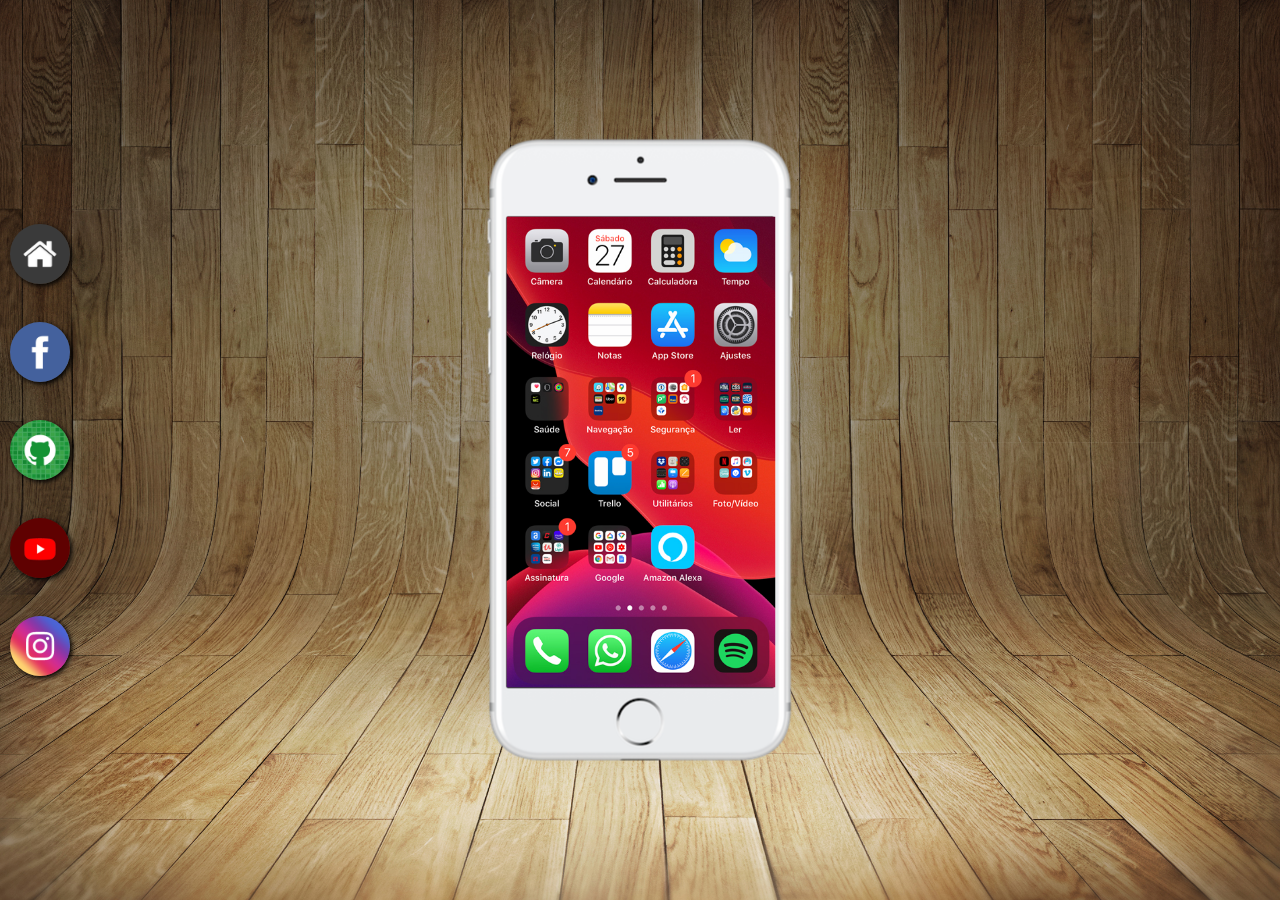
<file: index.html>
<!DOCTYPE html>
<html lang="pt-br">
<head>
    <meta charset="UTF-8">
    <meta name="viewport" content="width=device-width, initial-scale=1.0">
    <link rel="shortcut icon" href="favicon.ico" type="image/x-icon">
    <link rel="stylesheet" href="estilos/style.css">
    <title>Projeto Redes Sociais</title>

</head>
<body>
    <main>
        <section id="telefone">
            <iframe src="home.html" name="tela" id="tela" frameborder="0"></iframe>

        </section>
        <section id="redes-sociais">
            <a href="home.html" target="tela"><img src="imagens/logo-home.jpg" alt="Home" > <span>Home</span></a> <br>
            <a href="facebook.html" target="tela"><img src="imagens/logo-facebook.jpg" alt=""> <span>Facebook</span></a> <br>
            <a href="github.html" target="tela"><img src="imagens/logo-github.jpg" alt=""> <span>Github</span></a> <br>
            <a href="youtube.html" target="tela"><img src="imagens/logo-youtube.jpg" alt=""> <span>Youtube</span></a> <br>
            <a href="instagram.html" target="tela"><img src="imagens/logo-instagram.jpg" alt=""> <span>Instagram</span></a>
        </section>
    </main>
</body>
</html>
</file>
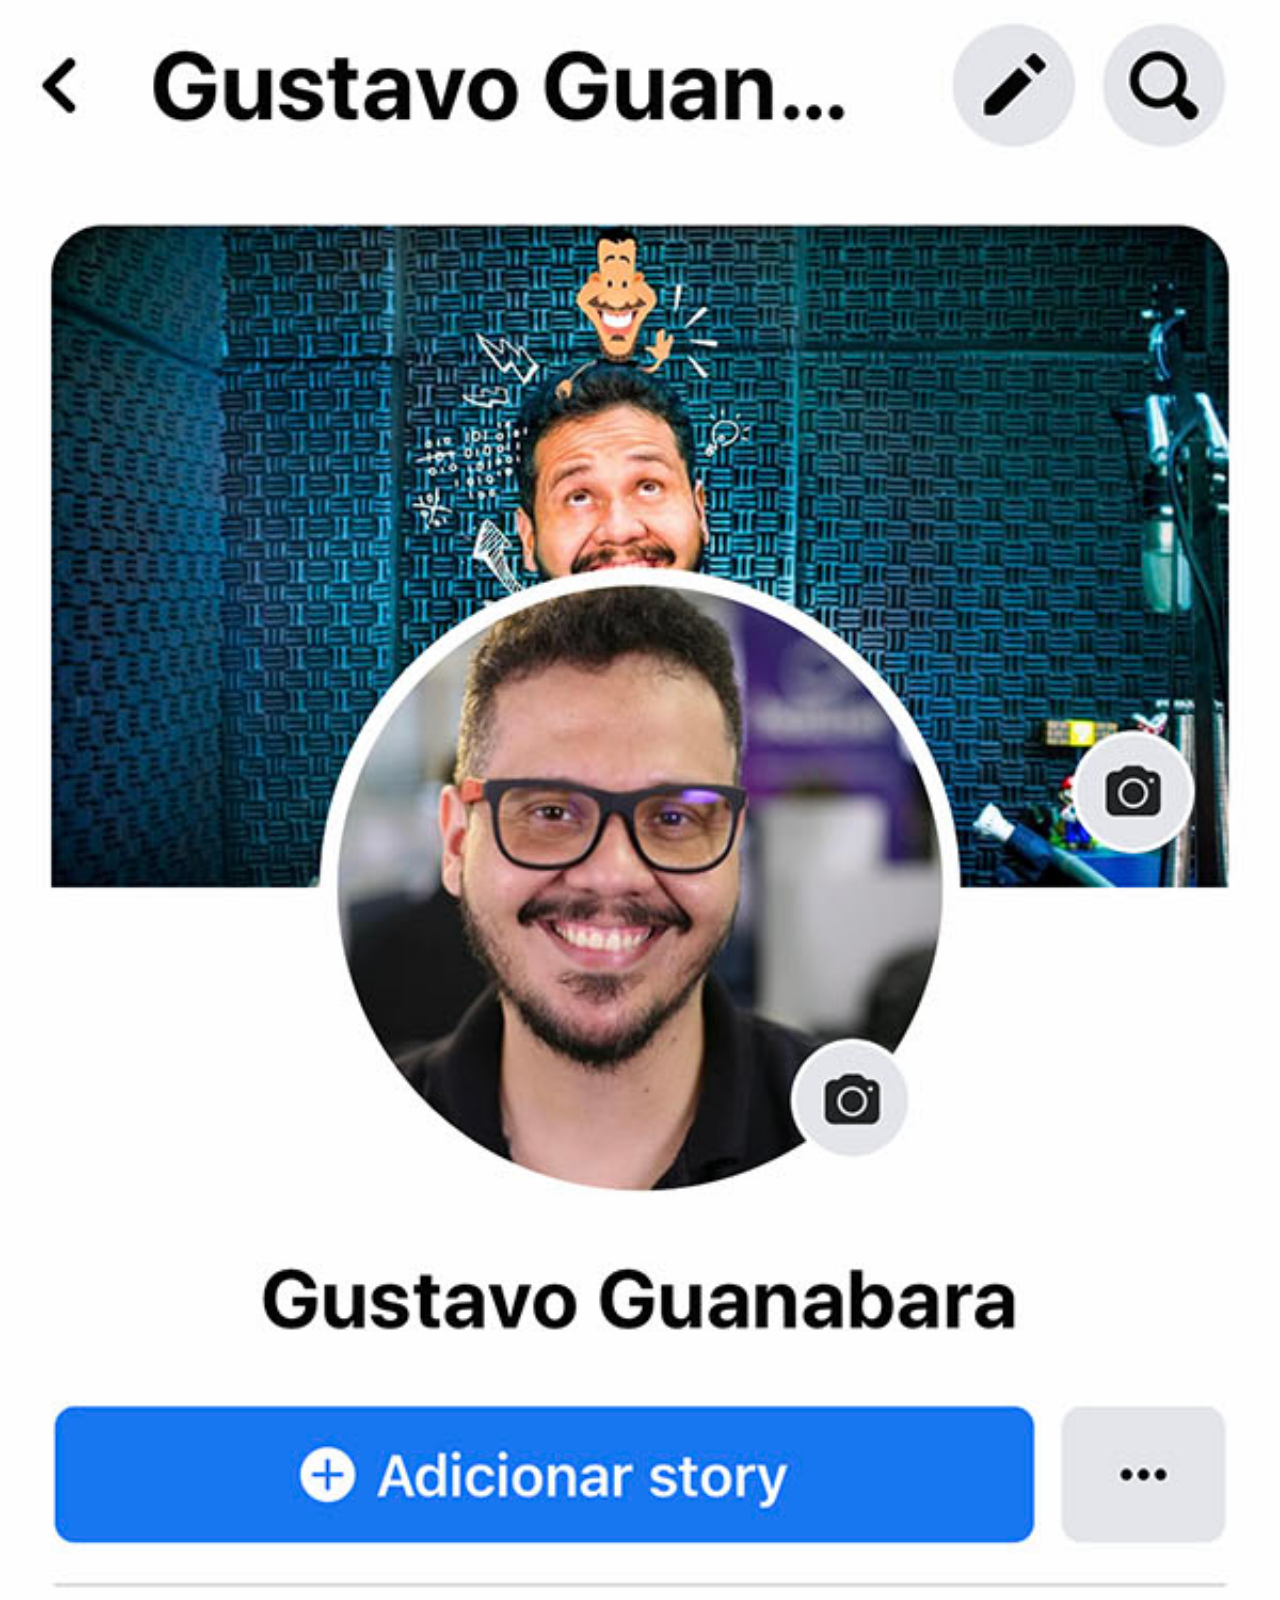
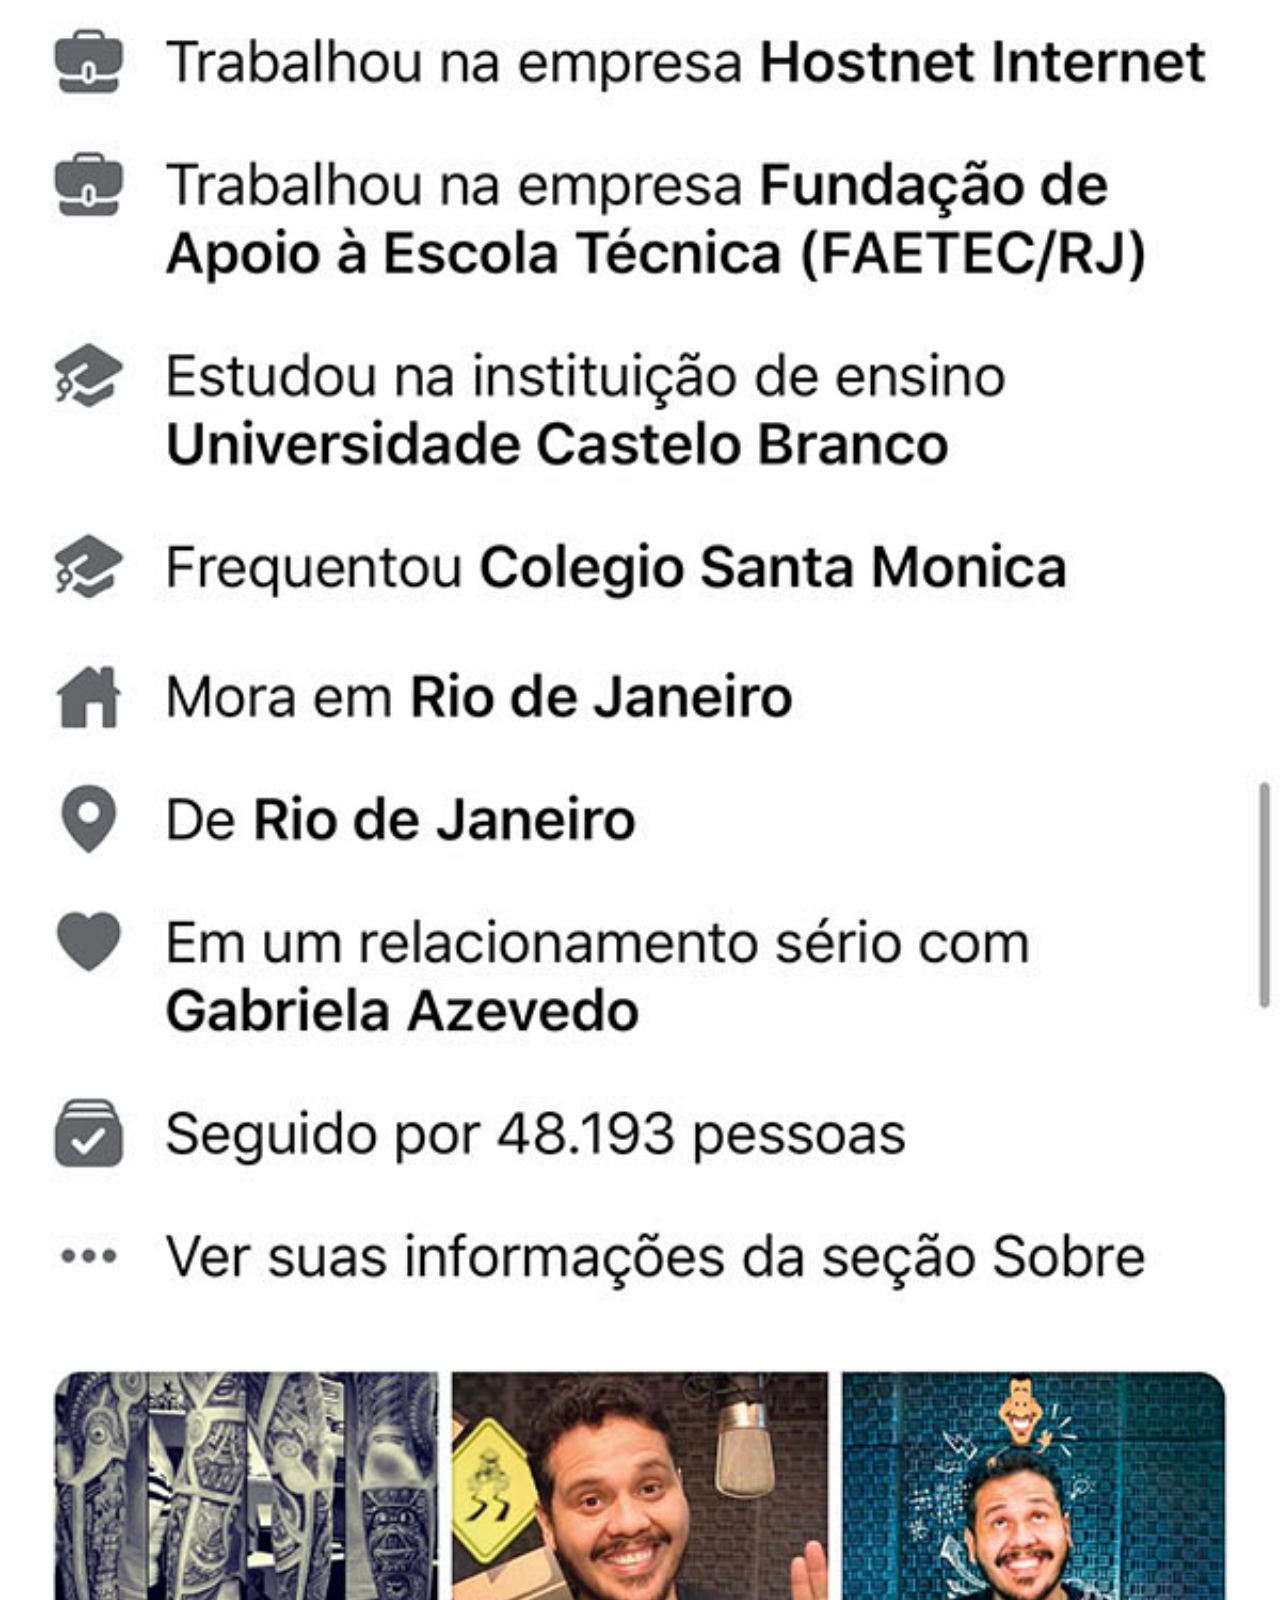
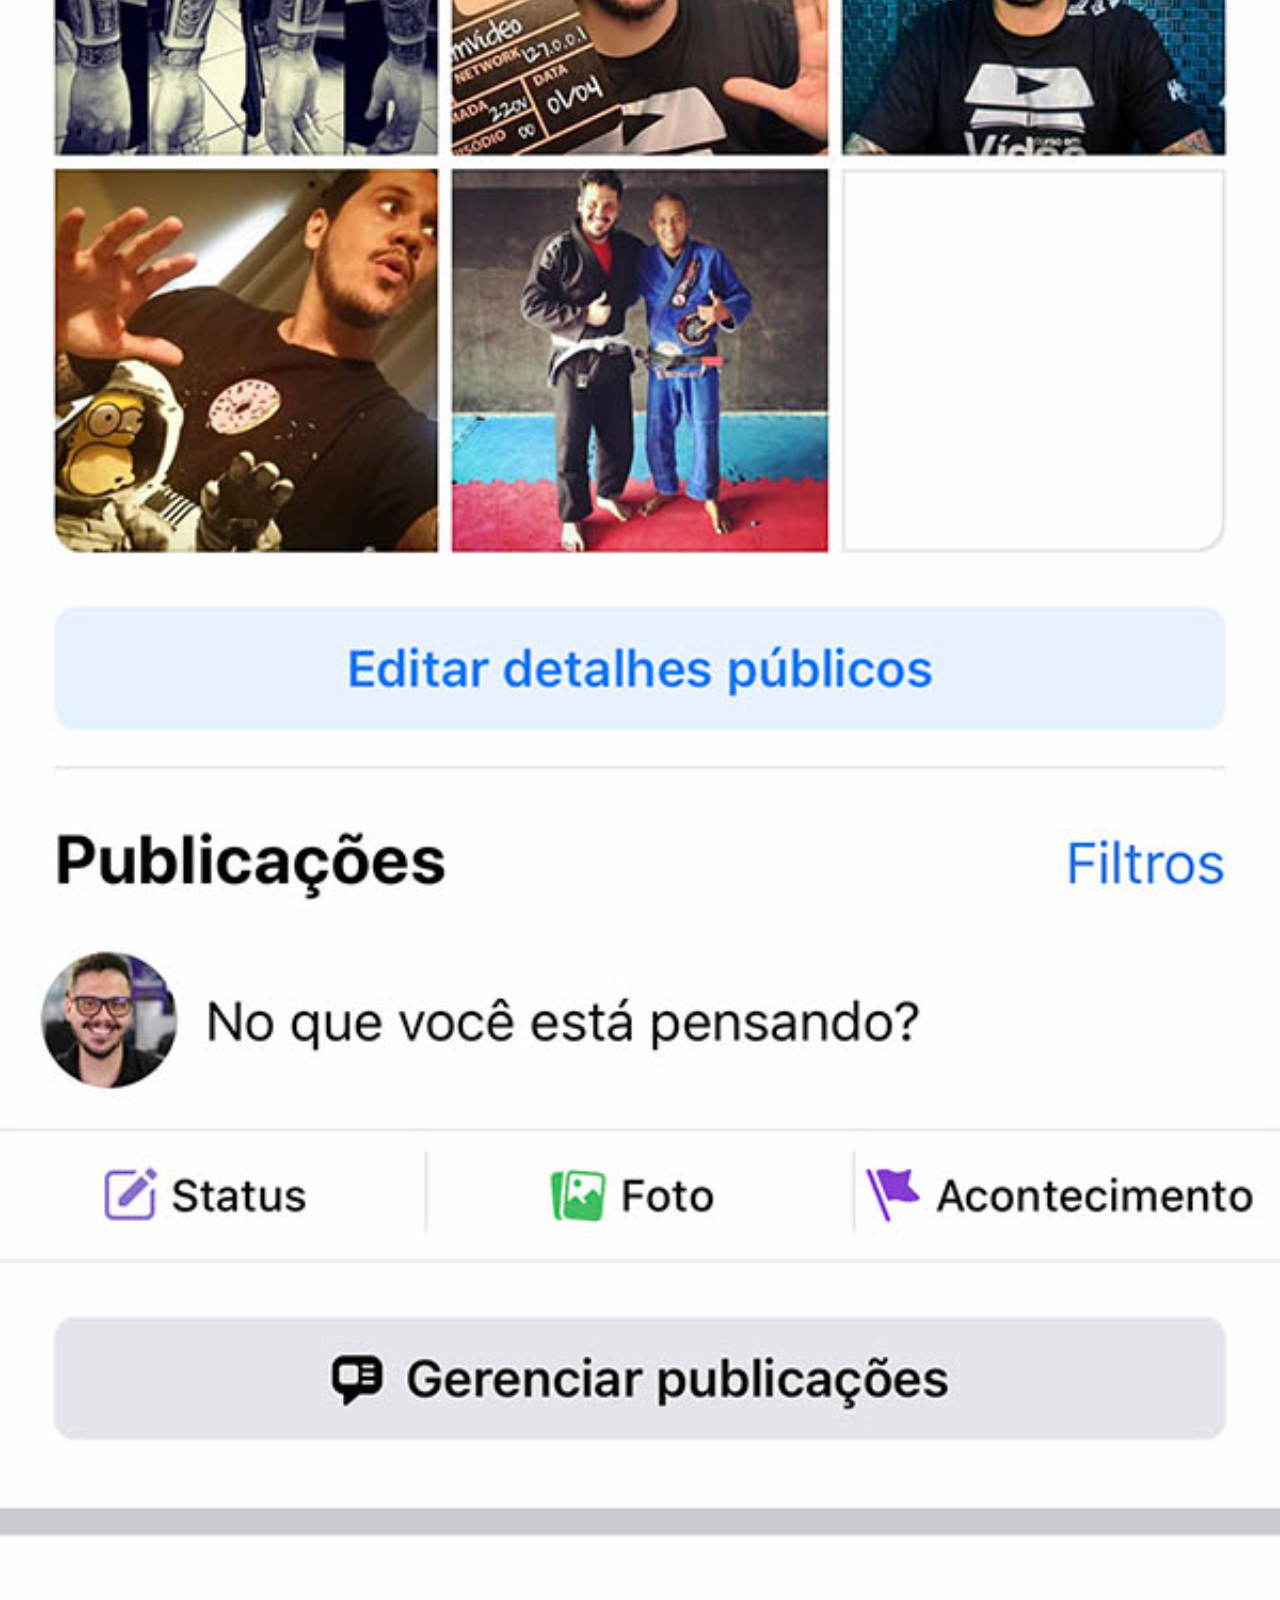
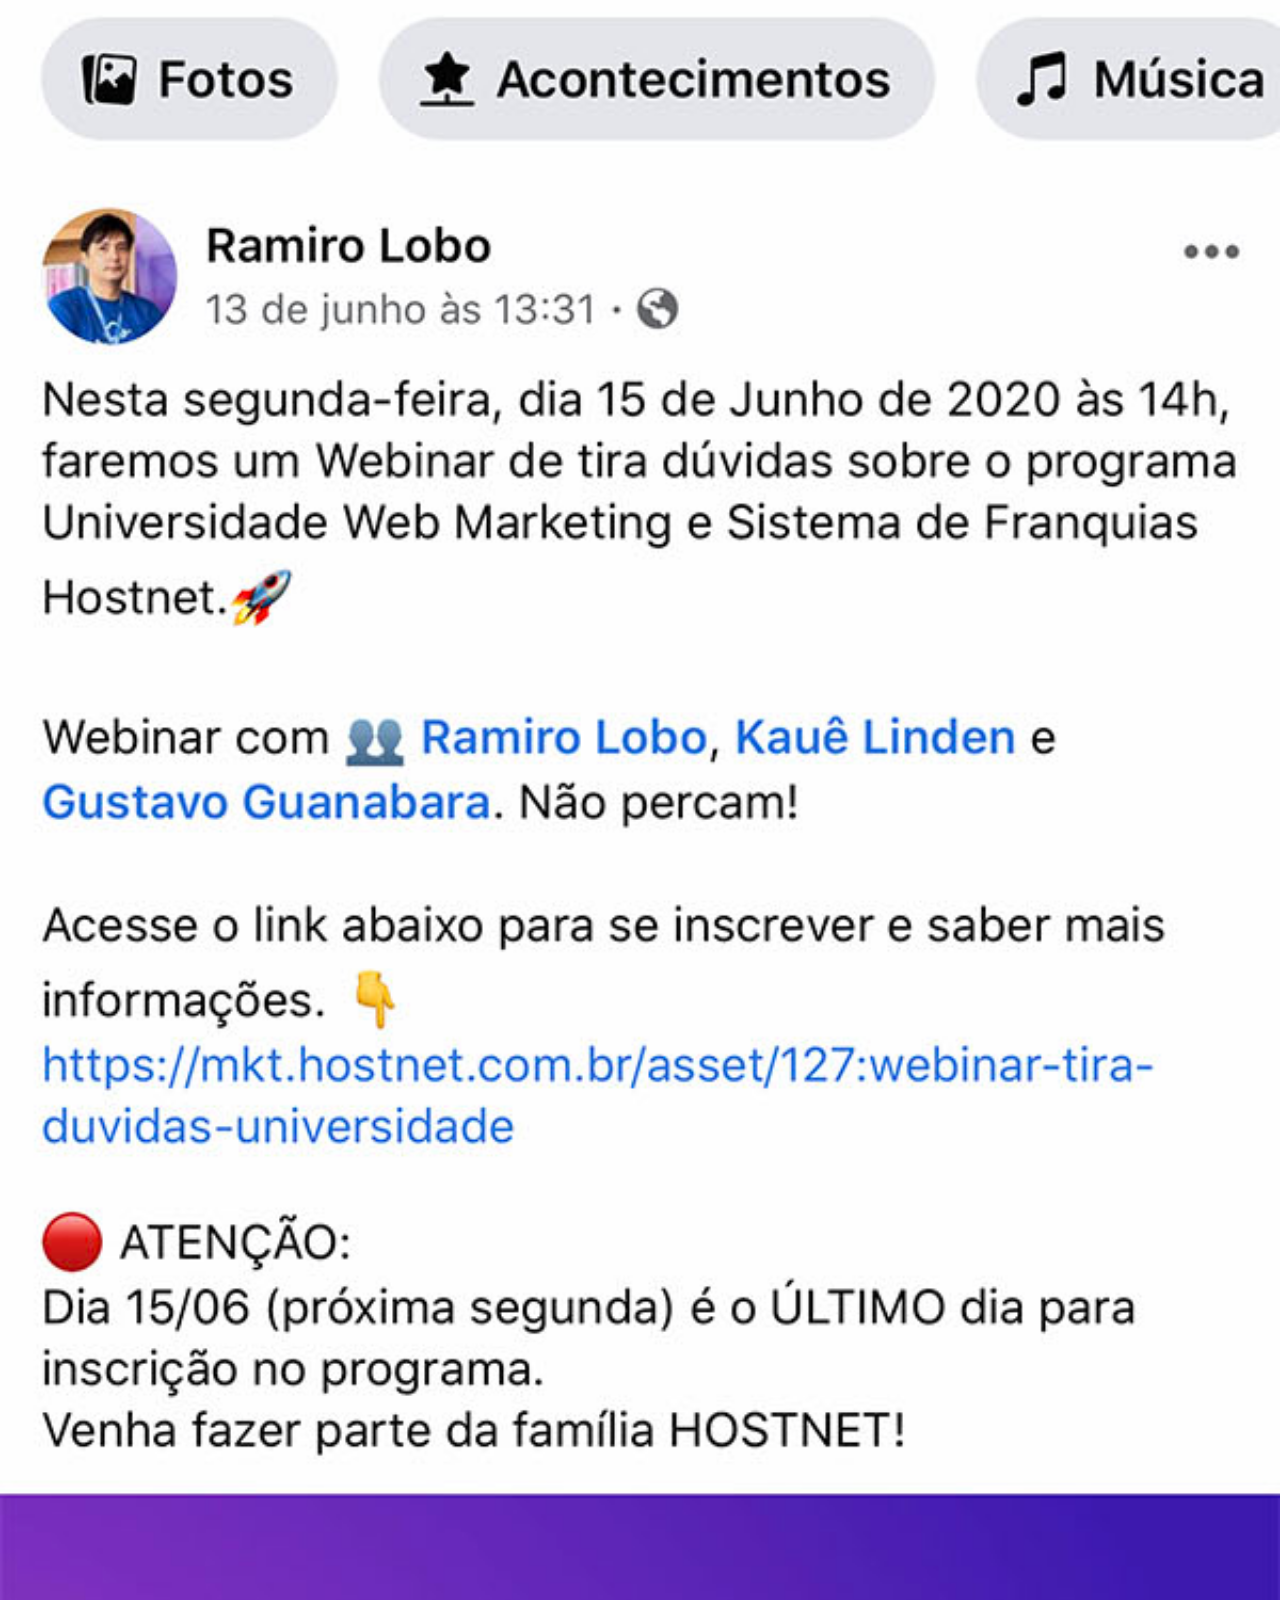
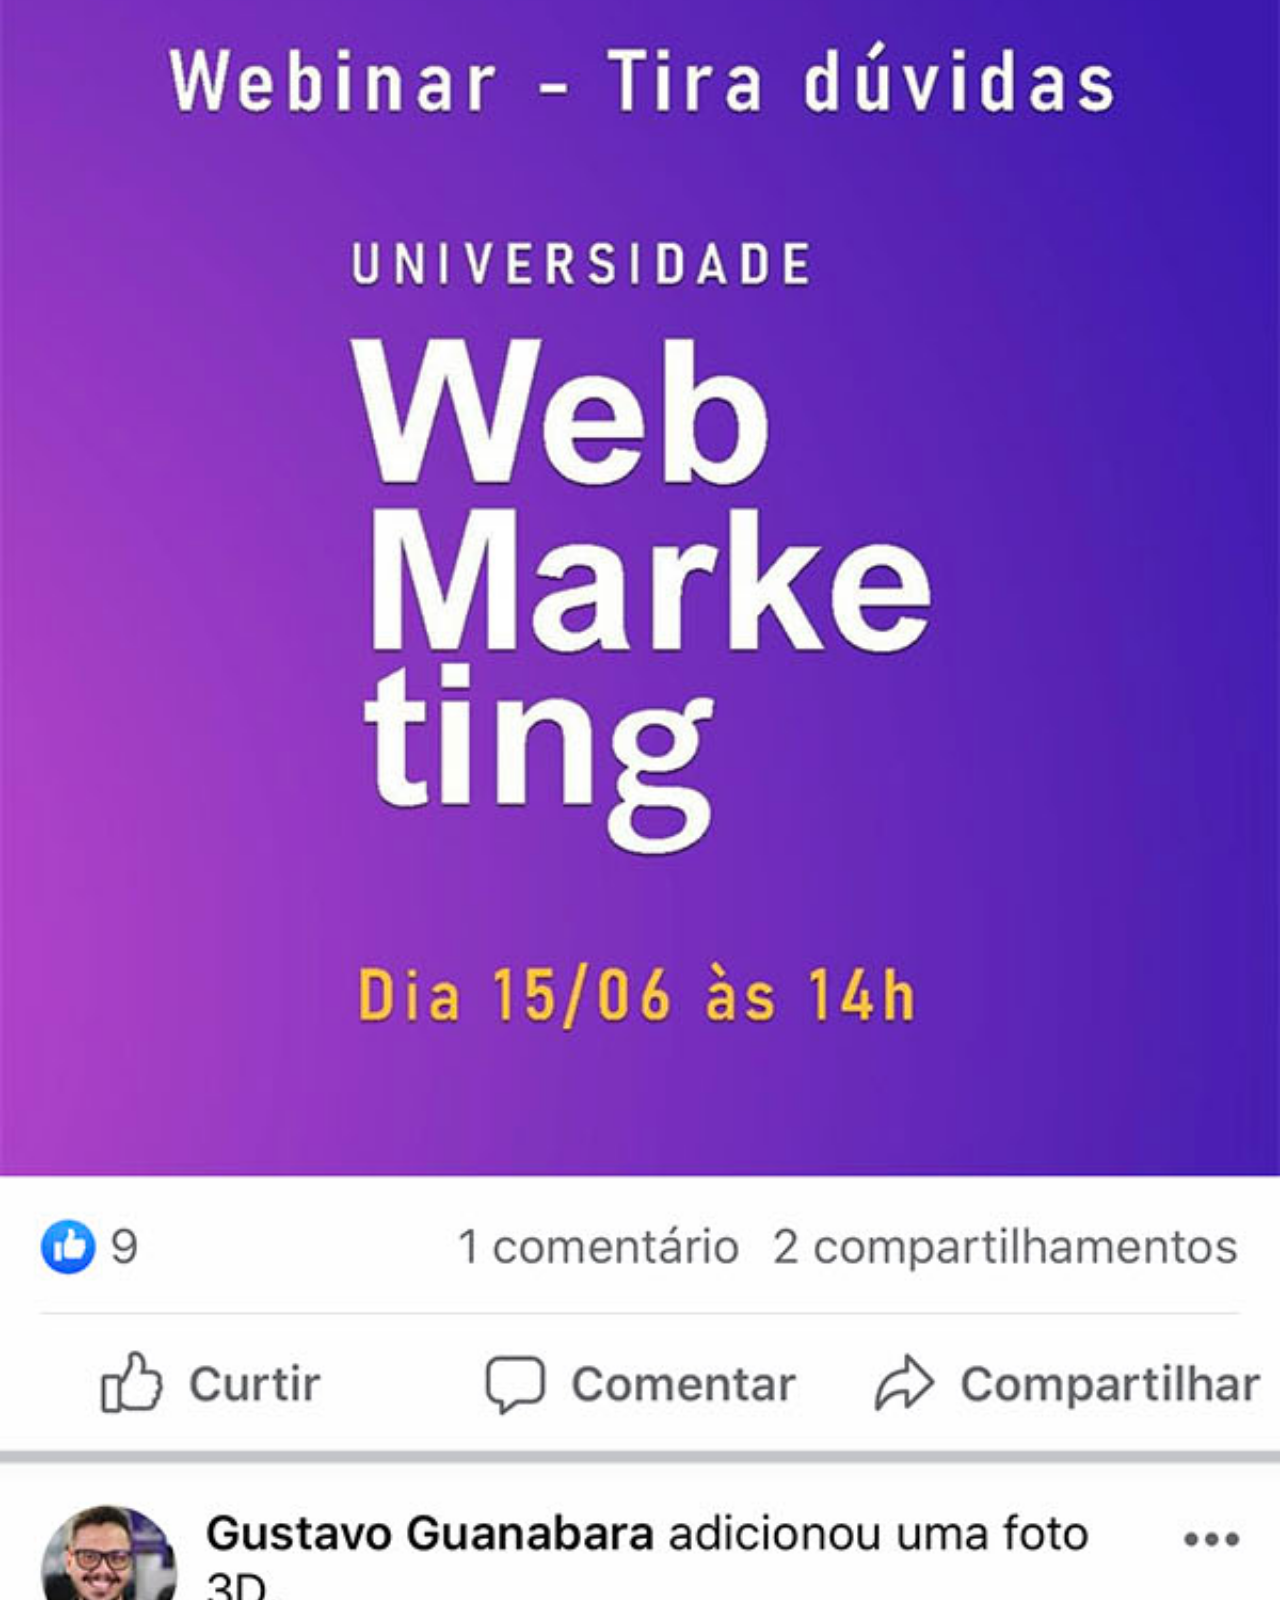
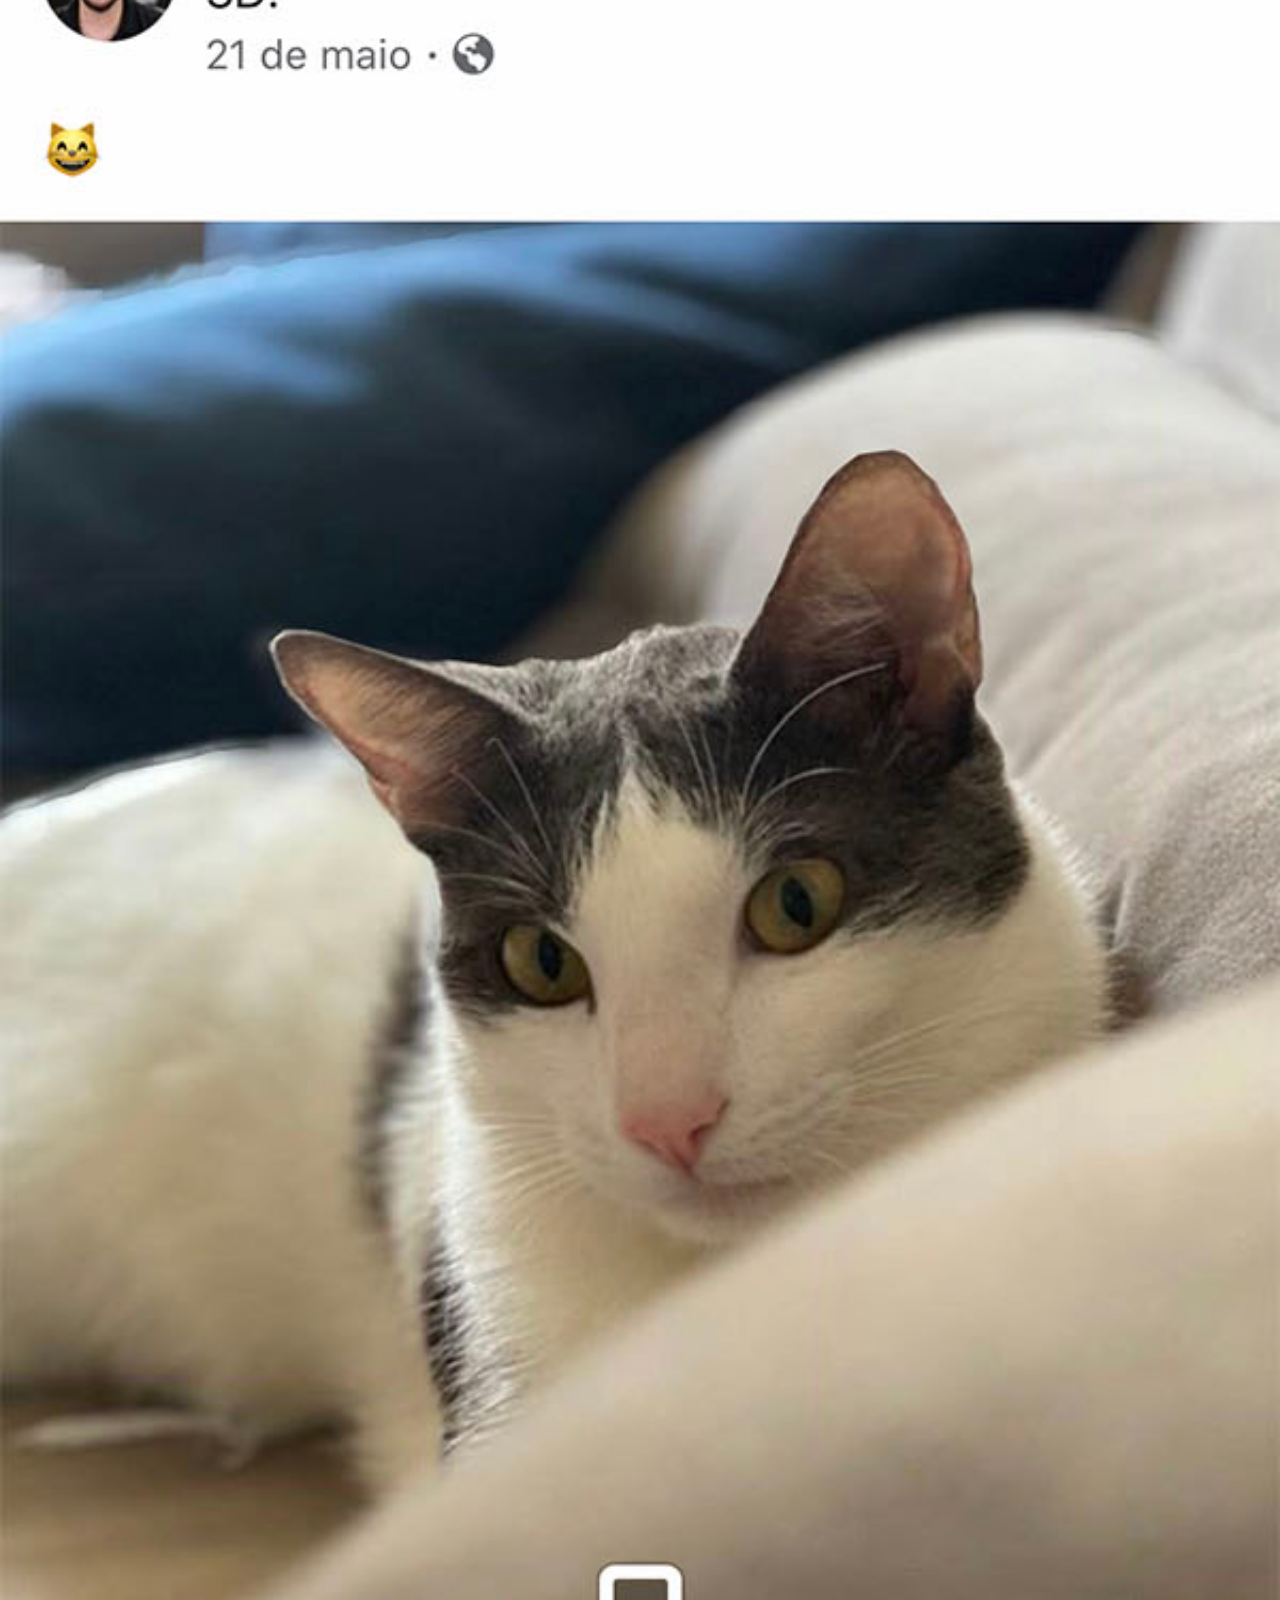
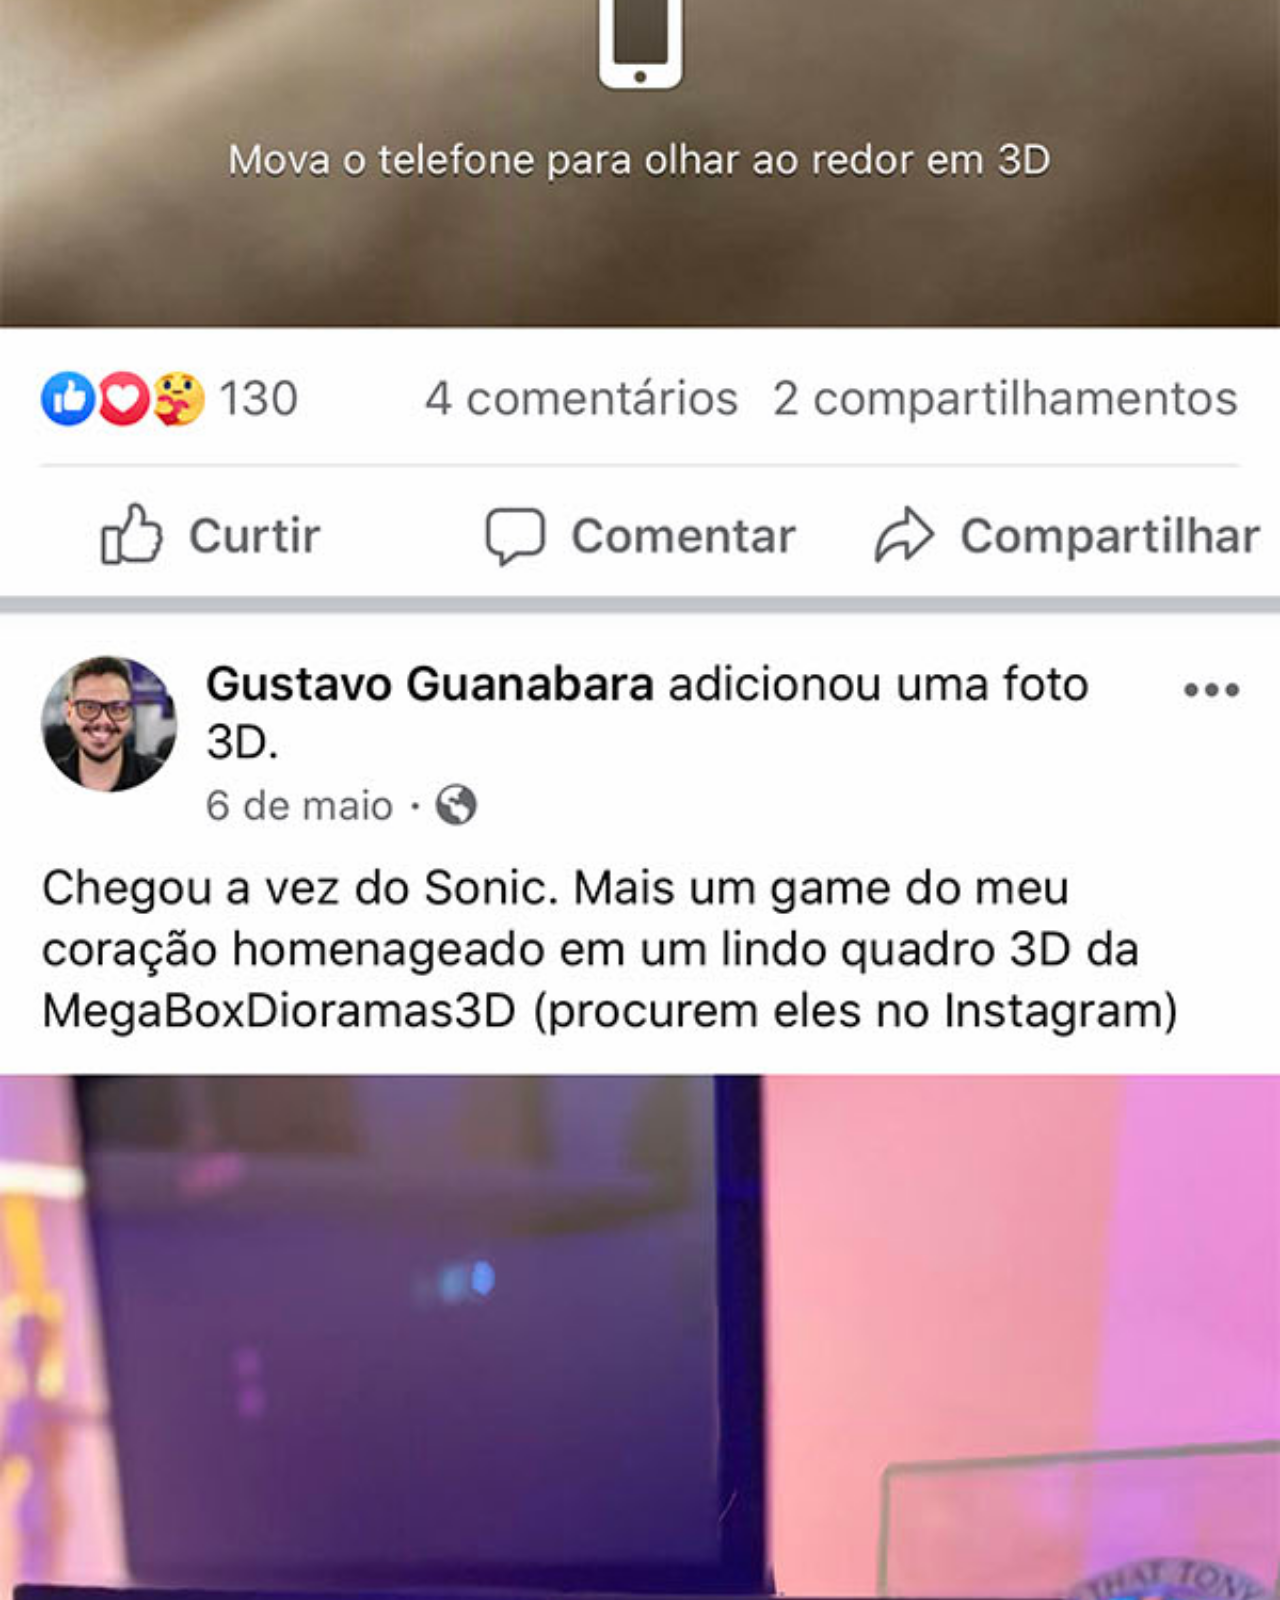
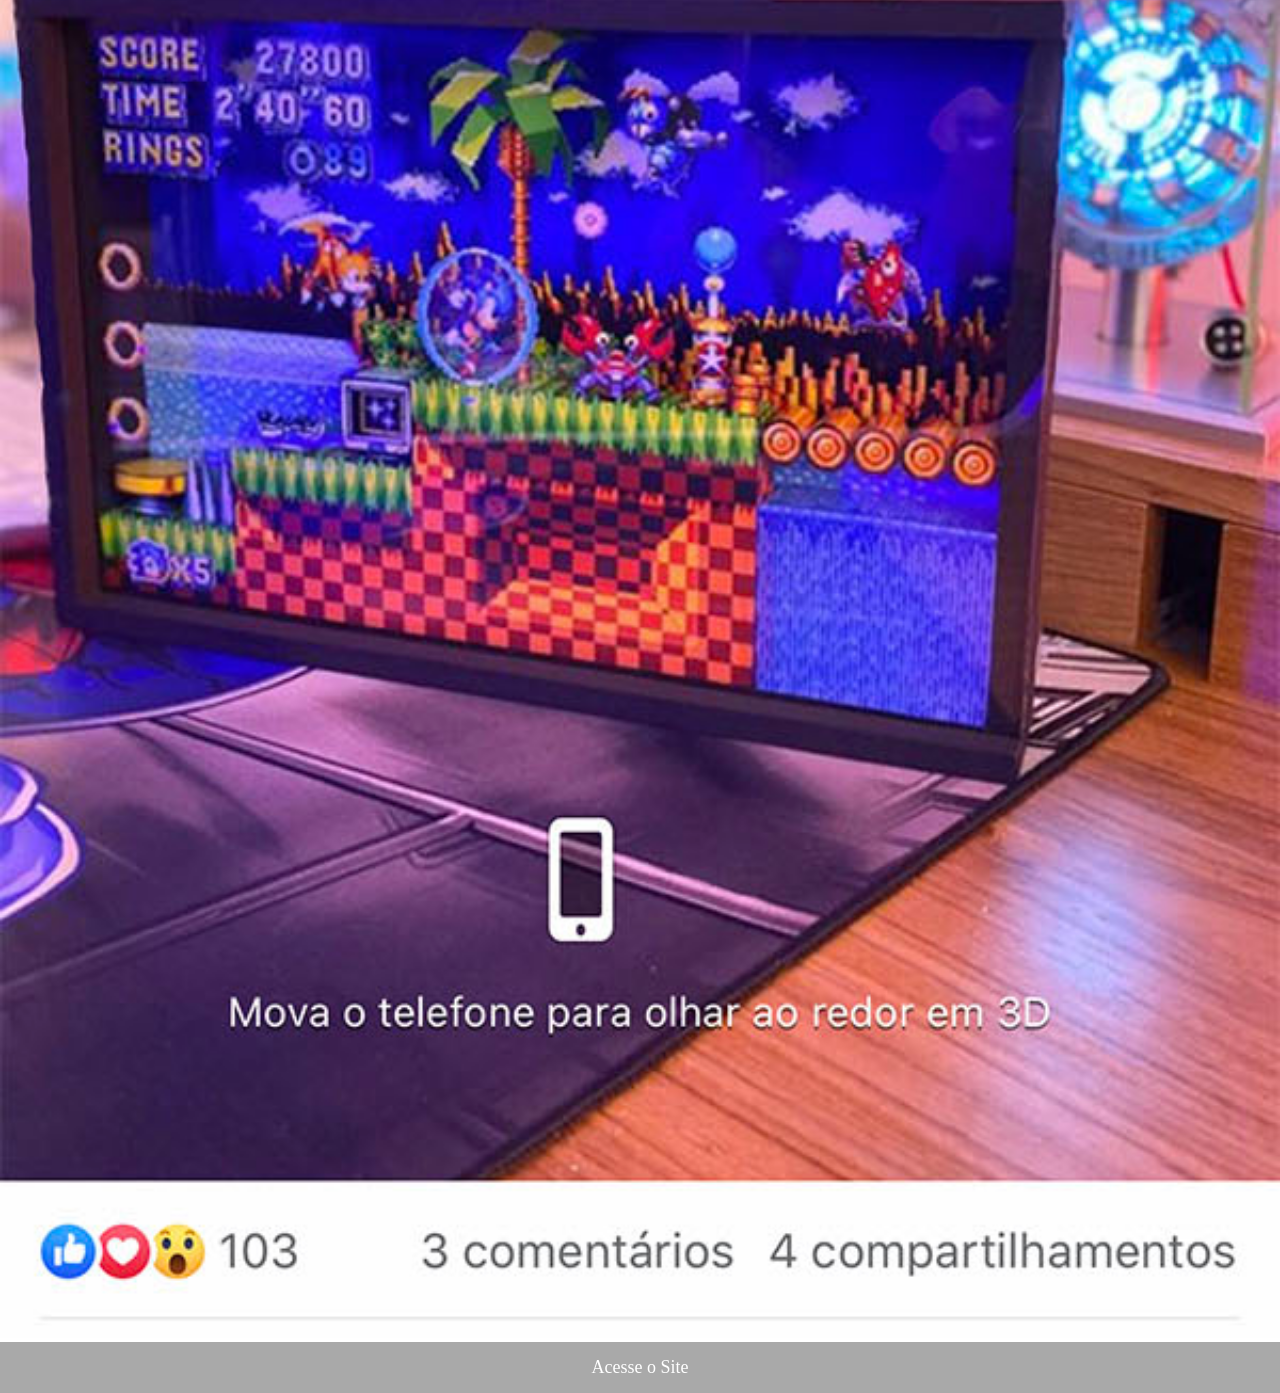
<file: facebook.html>
<!DOCTYPE html>
<html lang="pt-br">
<head>
    <meta charset="UTF-8">
    <meta name="viewport" content="width=device-width, initial-scale=1.0">
    <title>Facebook</title>
    <link rel="stylesheet" href="estilos/social.css">
</head>
<body>
   <img src="imagens/tela-facebook.jpg" alt="Facebook">
   <a href="https://www.facebook.com/CursosEmVideo/" target="_blank">Acesse o Site</a> 
</body>
</html>
</file>
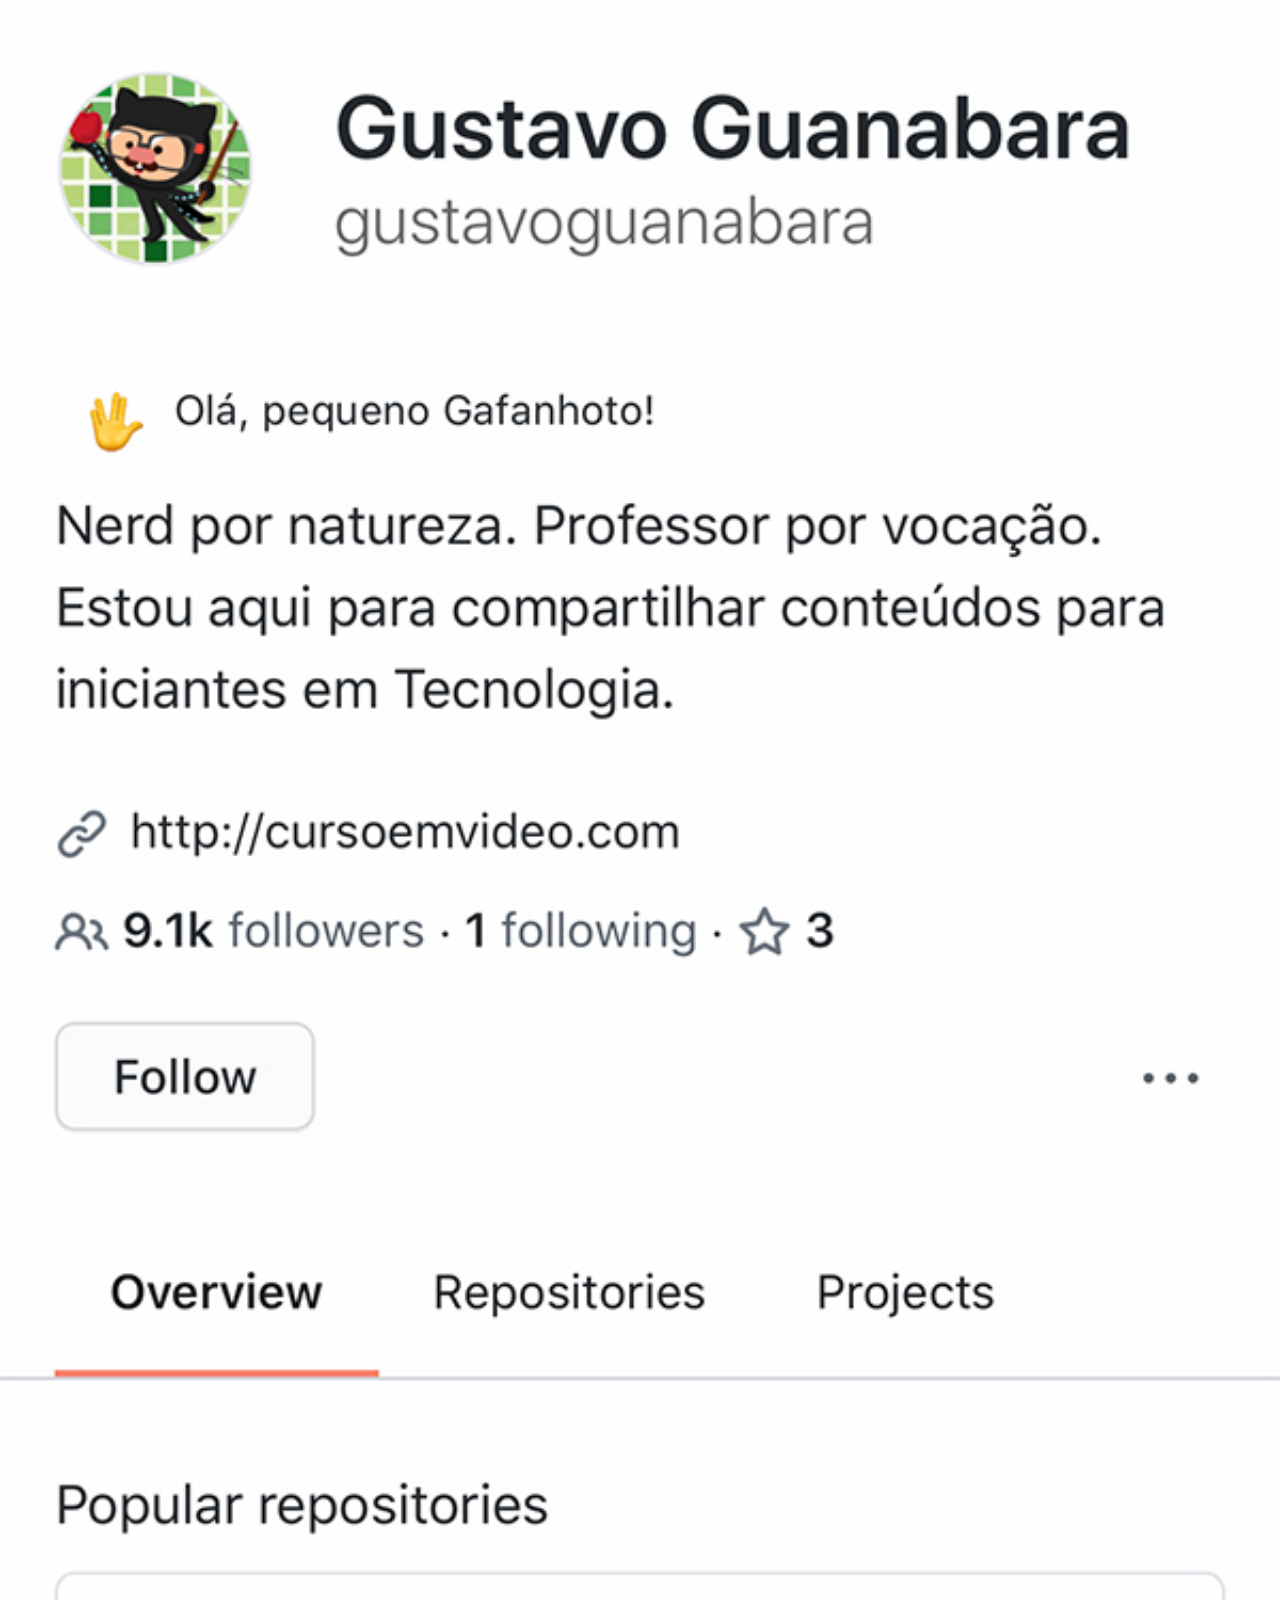
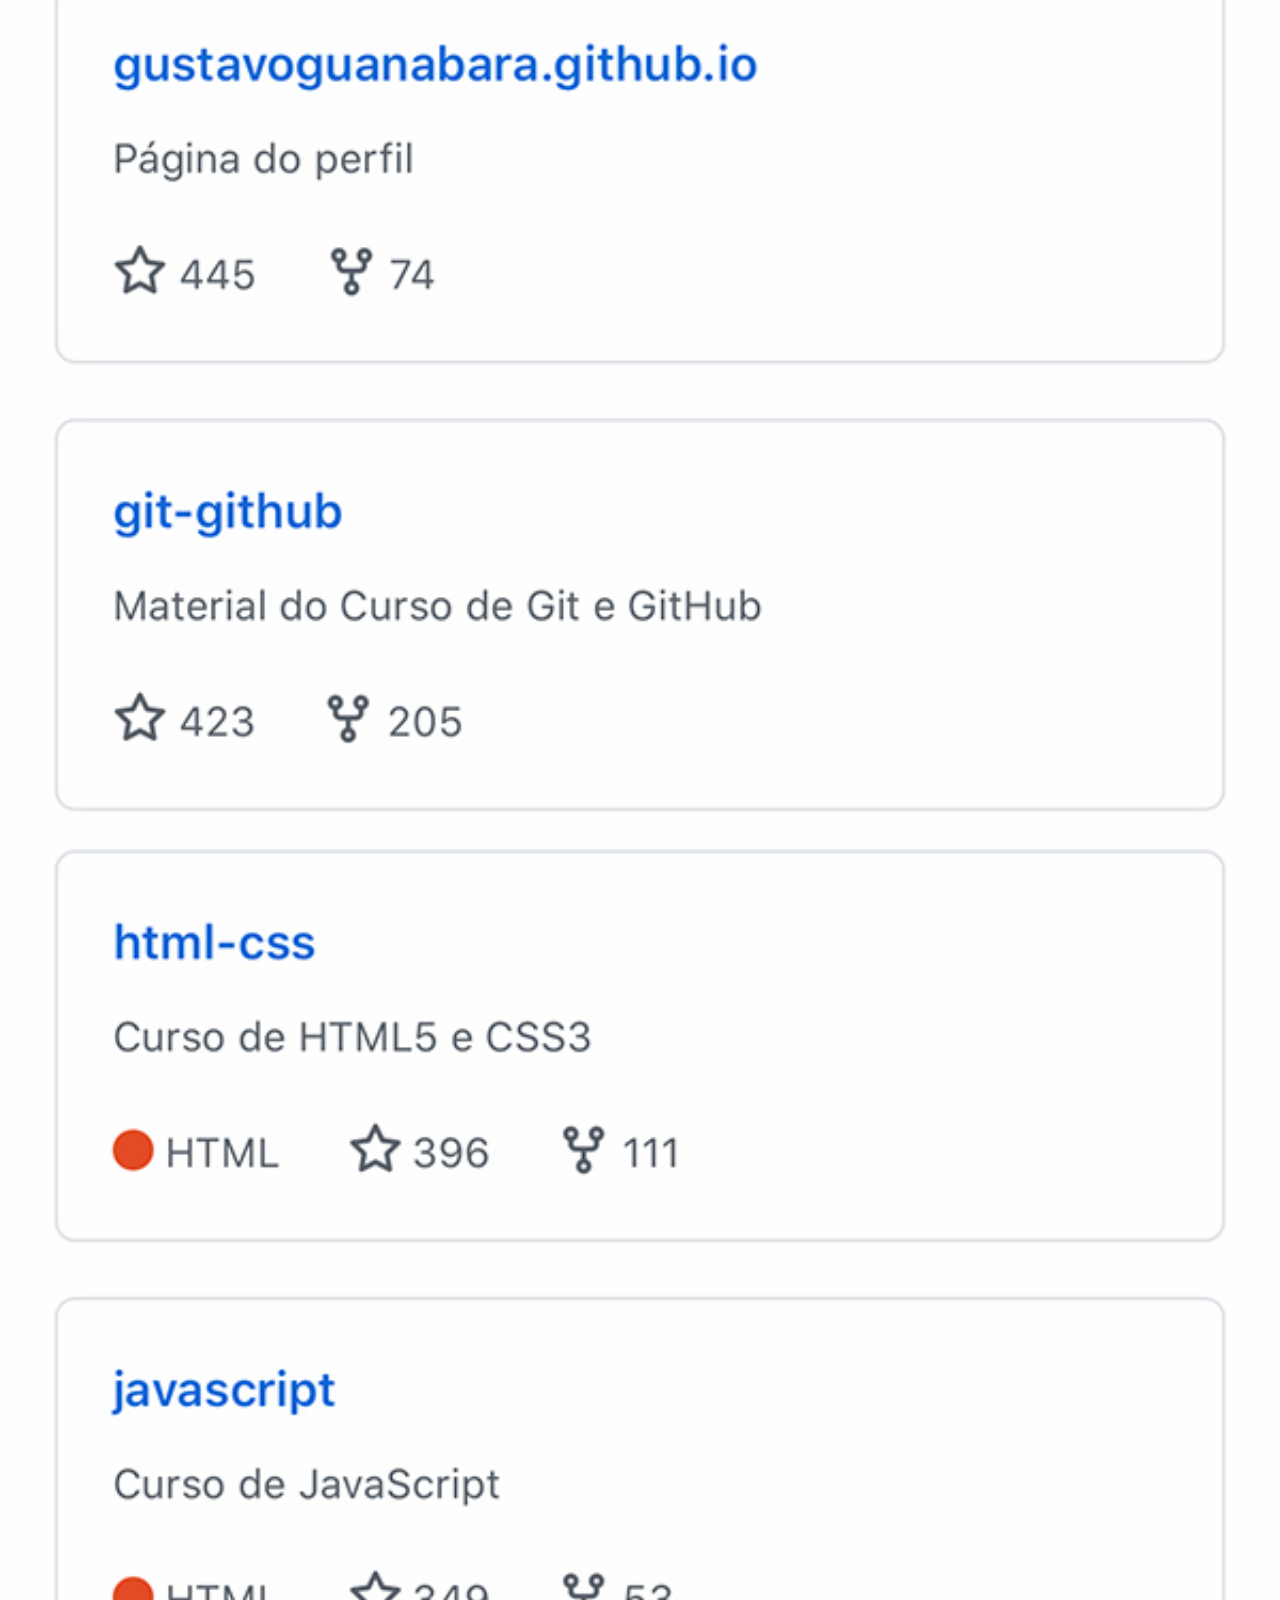
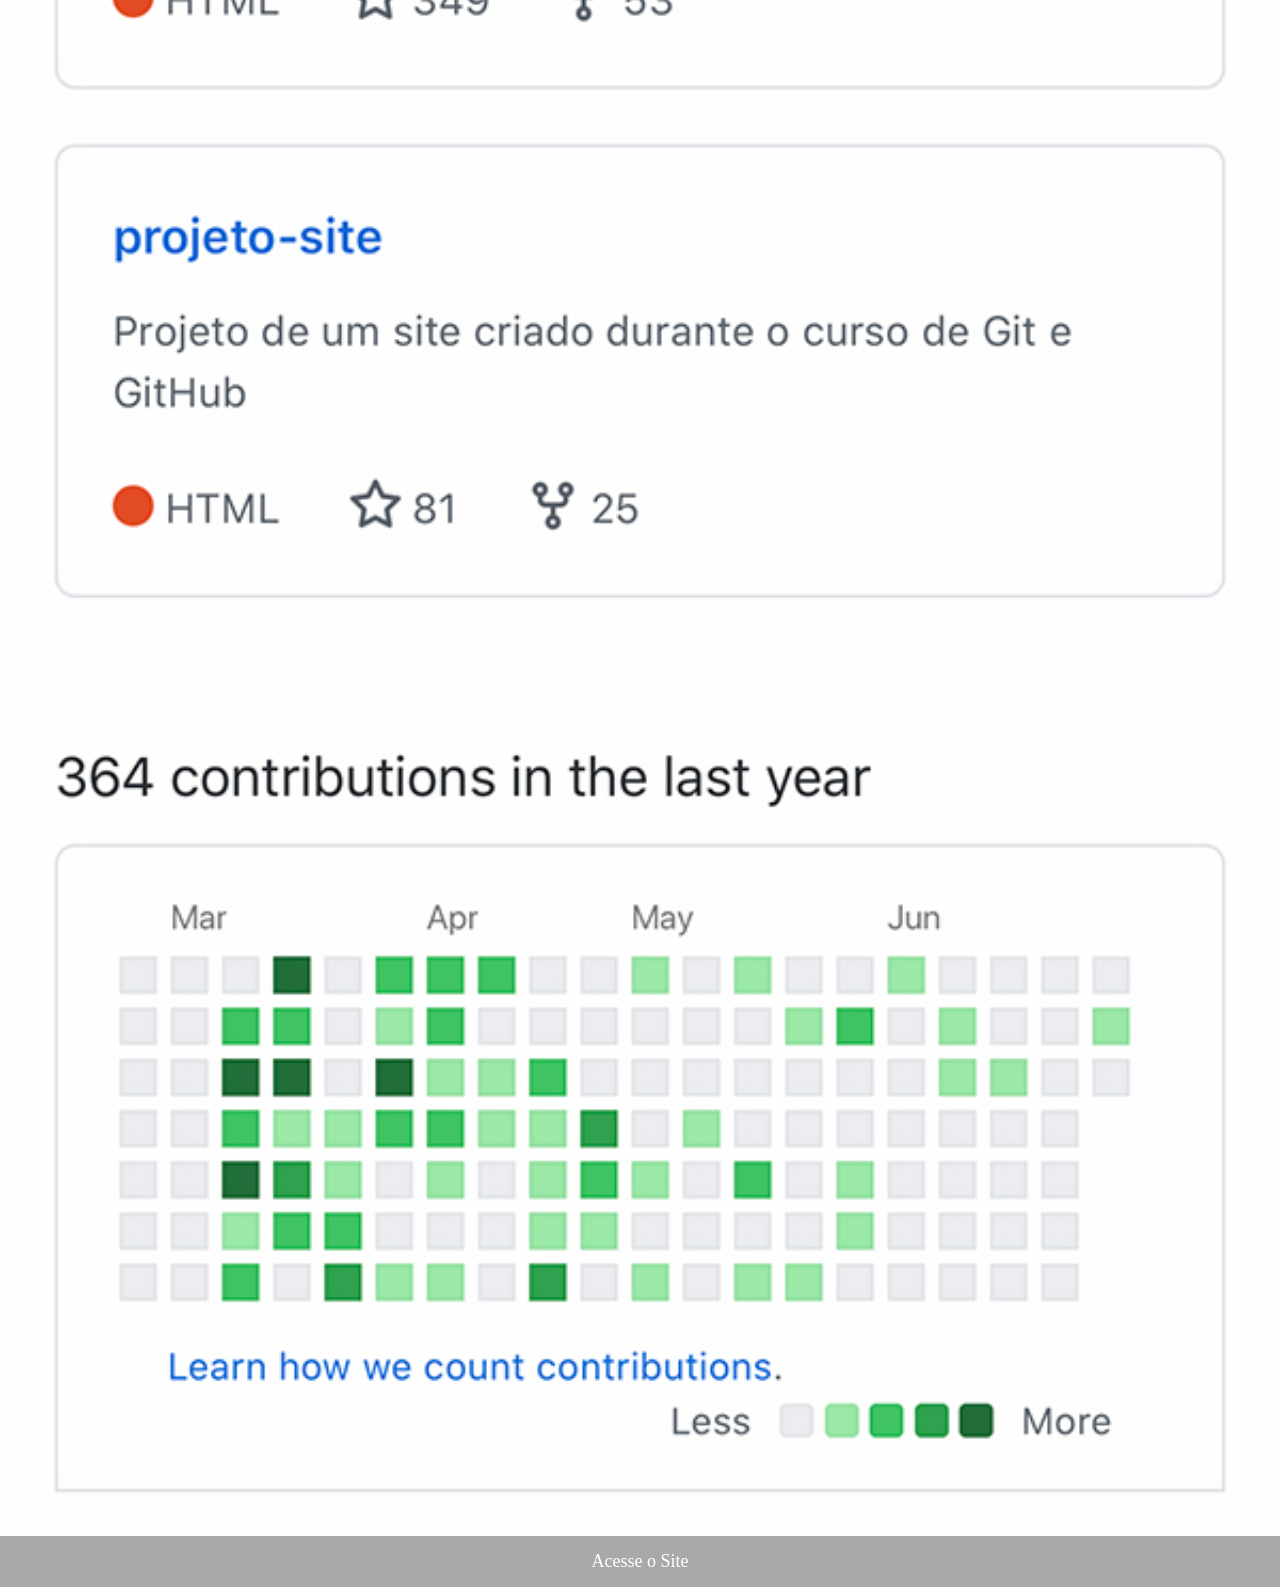
<file: github.html>
<!DOCTYPE html>
<html lang="pt-br">
<head>
    <meta charset="UTF-8">
    <meta name="viewport" content="width=device-width, initial-scale=1.0">
    <title>Github</title>
    <link rel="stylesheet" href="estilos/social.css">
</head>
<body>
    <img src="imagens/tela-github.jpg" alt="Github">
    <a href="https://github.com/gustavoguanabara" target="_blank">Acesse o Site</a>
</body>
</html>
</file>
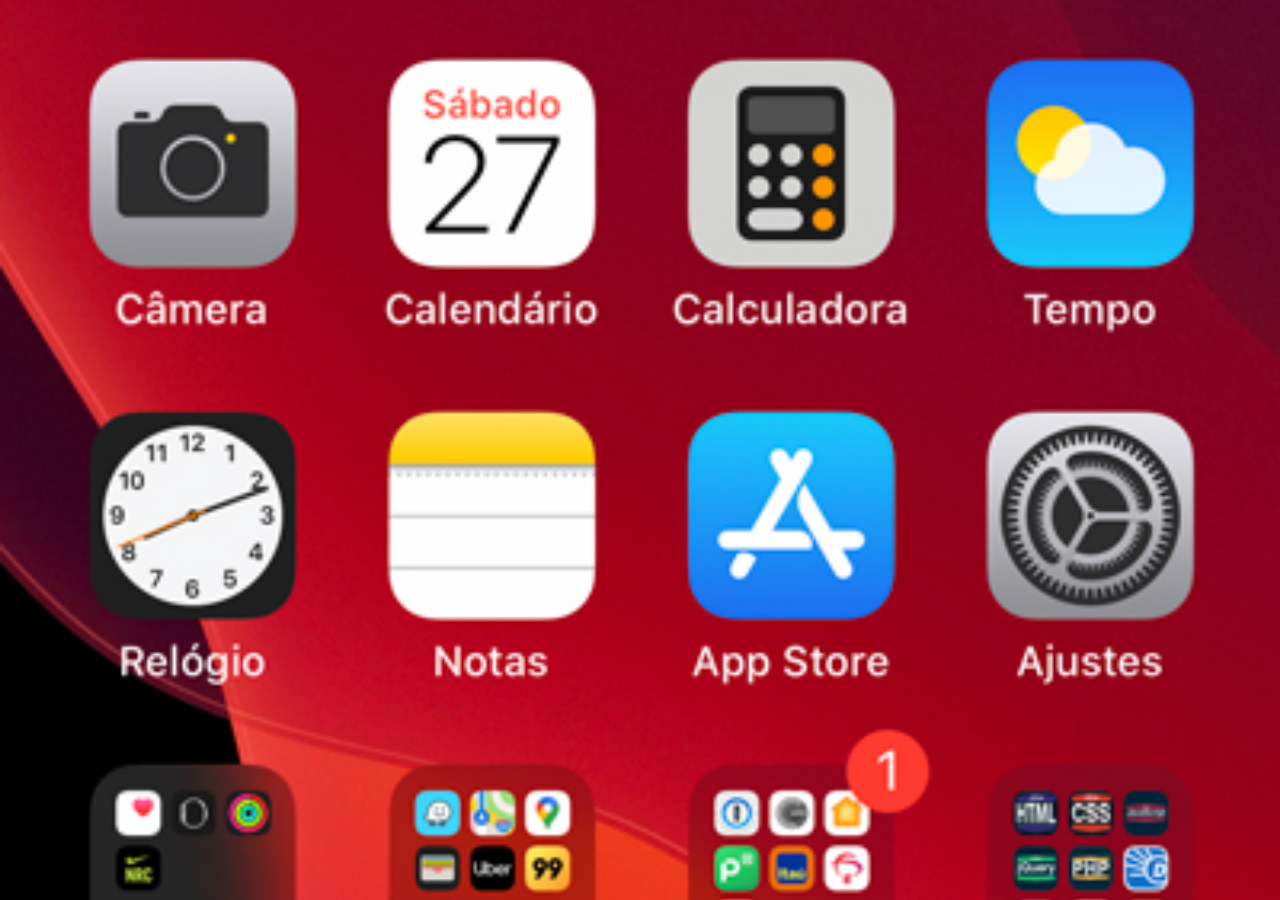
<file: home.html>
<!DOCTYPE html>
<html lang="en">
<head>
    <meta charset="UTF-8">
    <meta name="viewport" content="width=device-width, initial-scale=1.0">
    <title>Document</title>
</head>
<style>
    * {
        margin: 0px;
        padding: 0px;
    }
    body {
        height: 100vh;
        width: 100vw;
        background: url('imagens/tela-home.jpg') no-repeat top center;
        background-size: cover;
    }
</style>
<body>
    
</body>
</html>
</file>
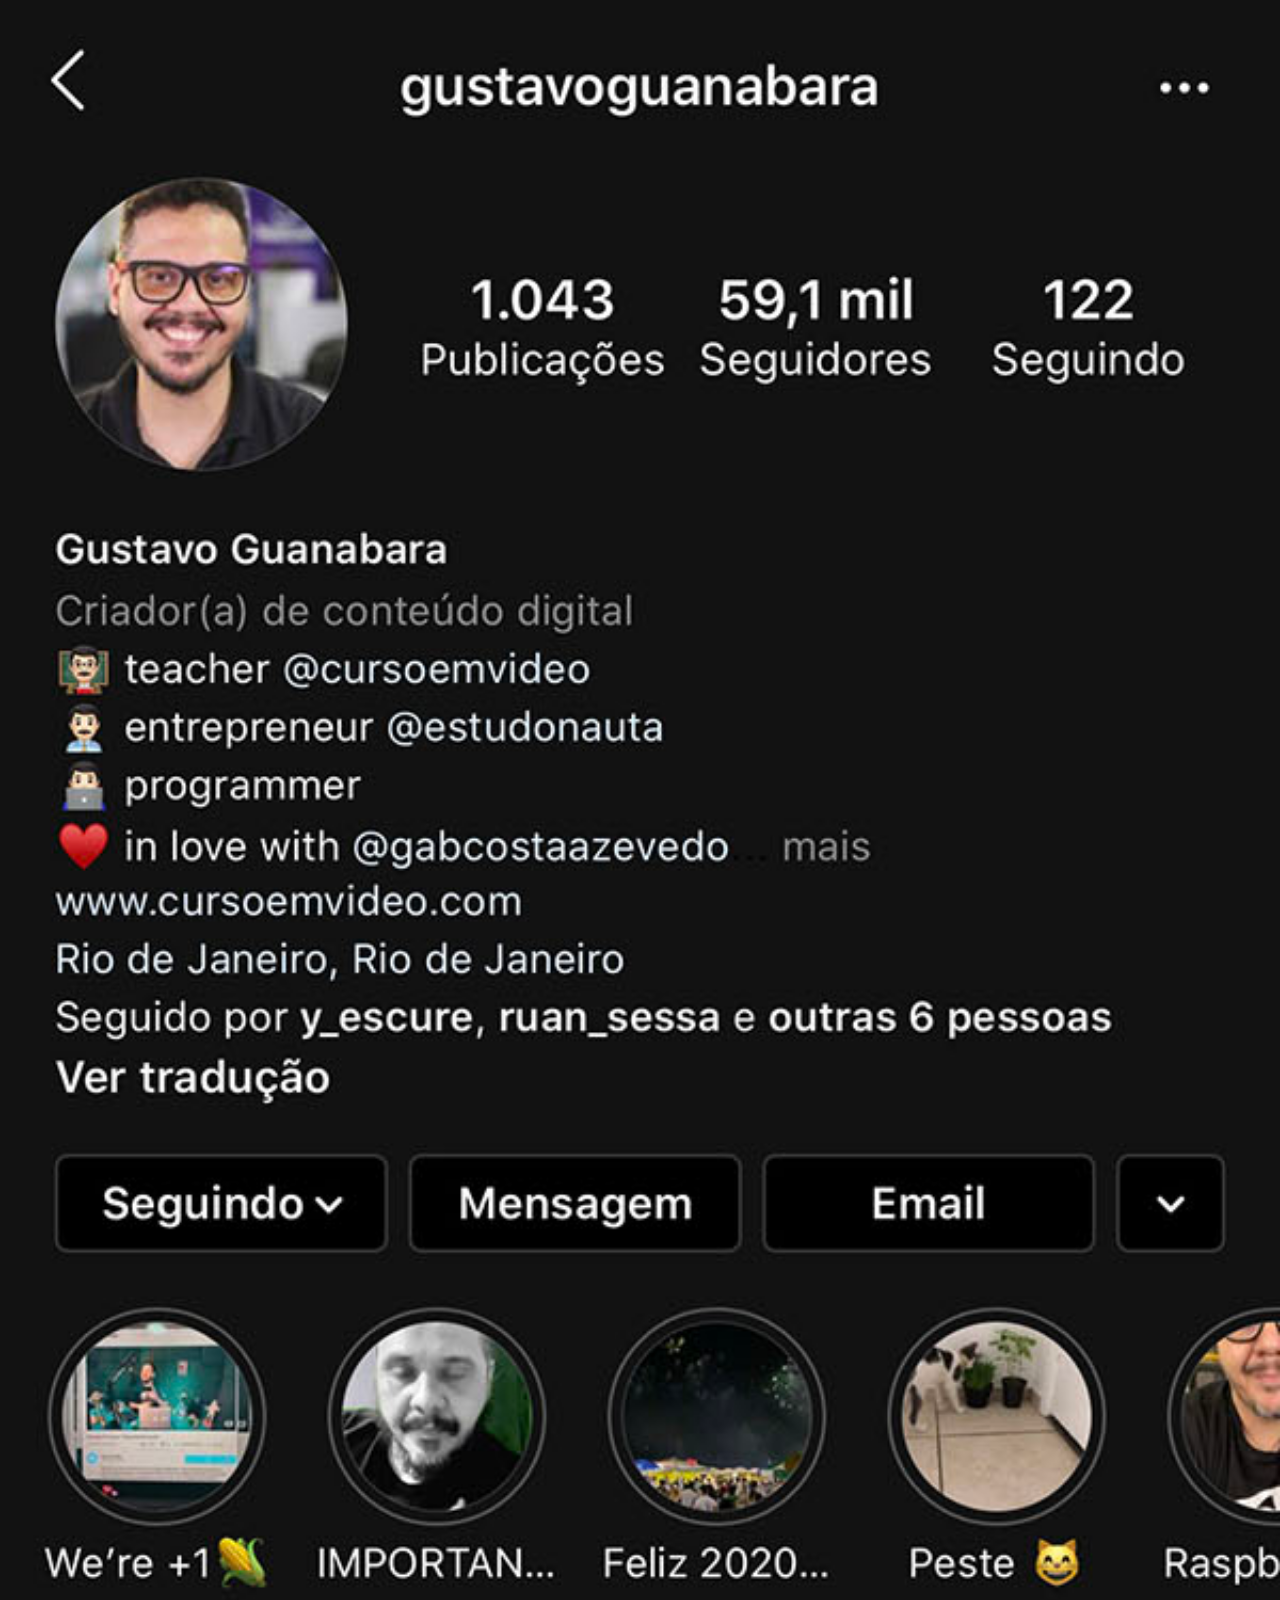
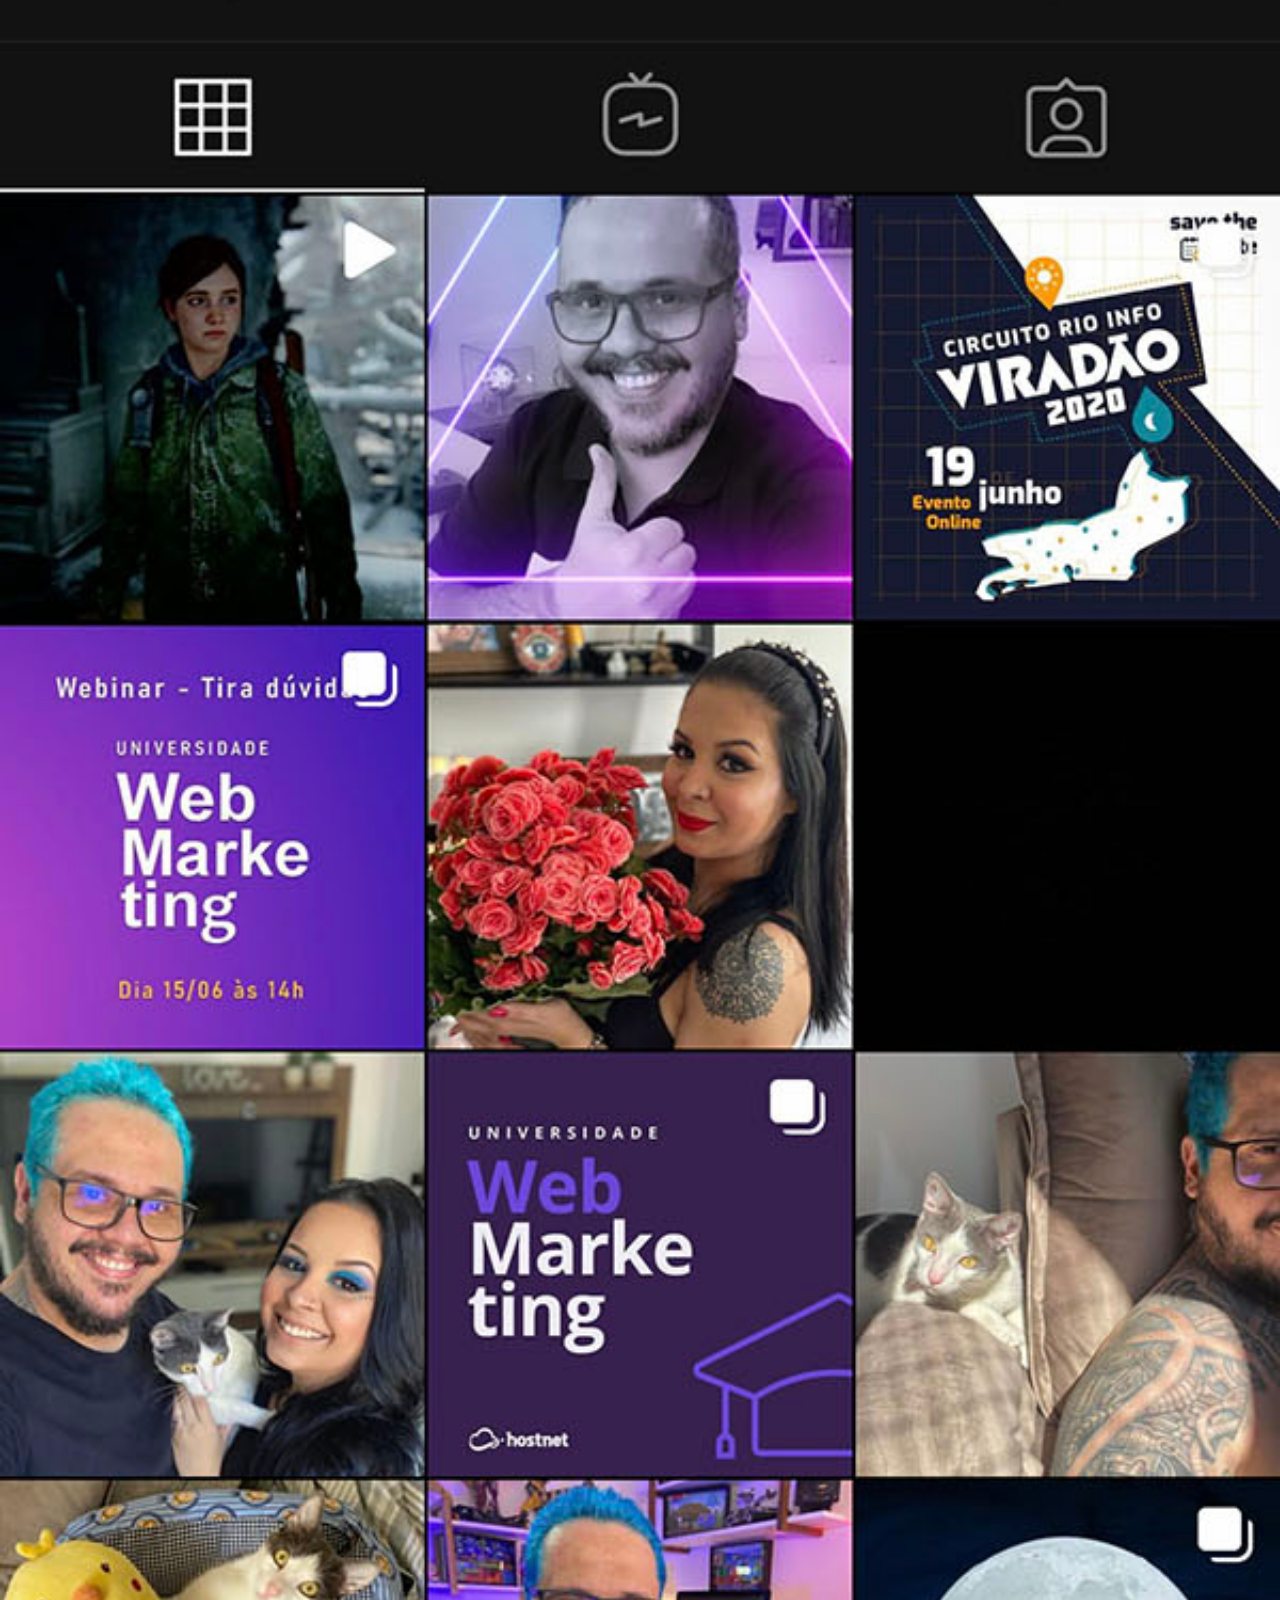
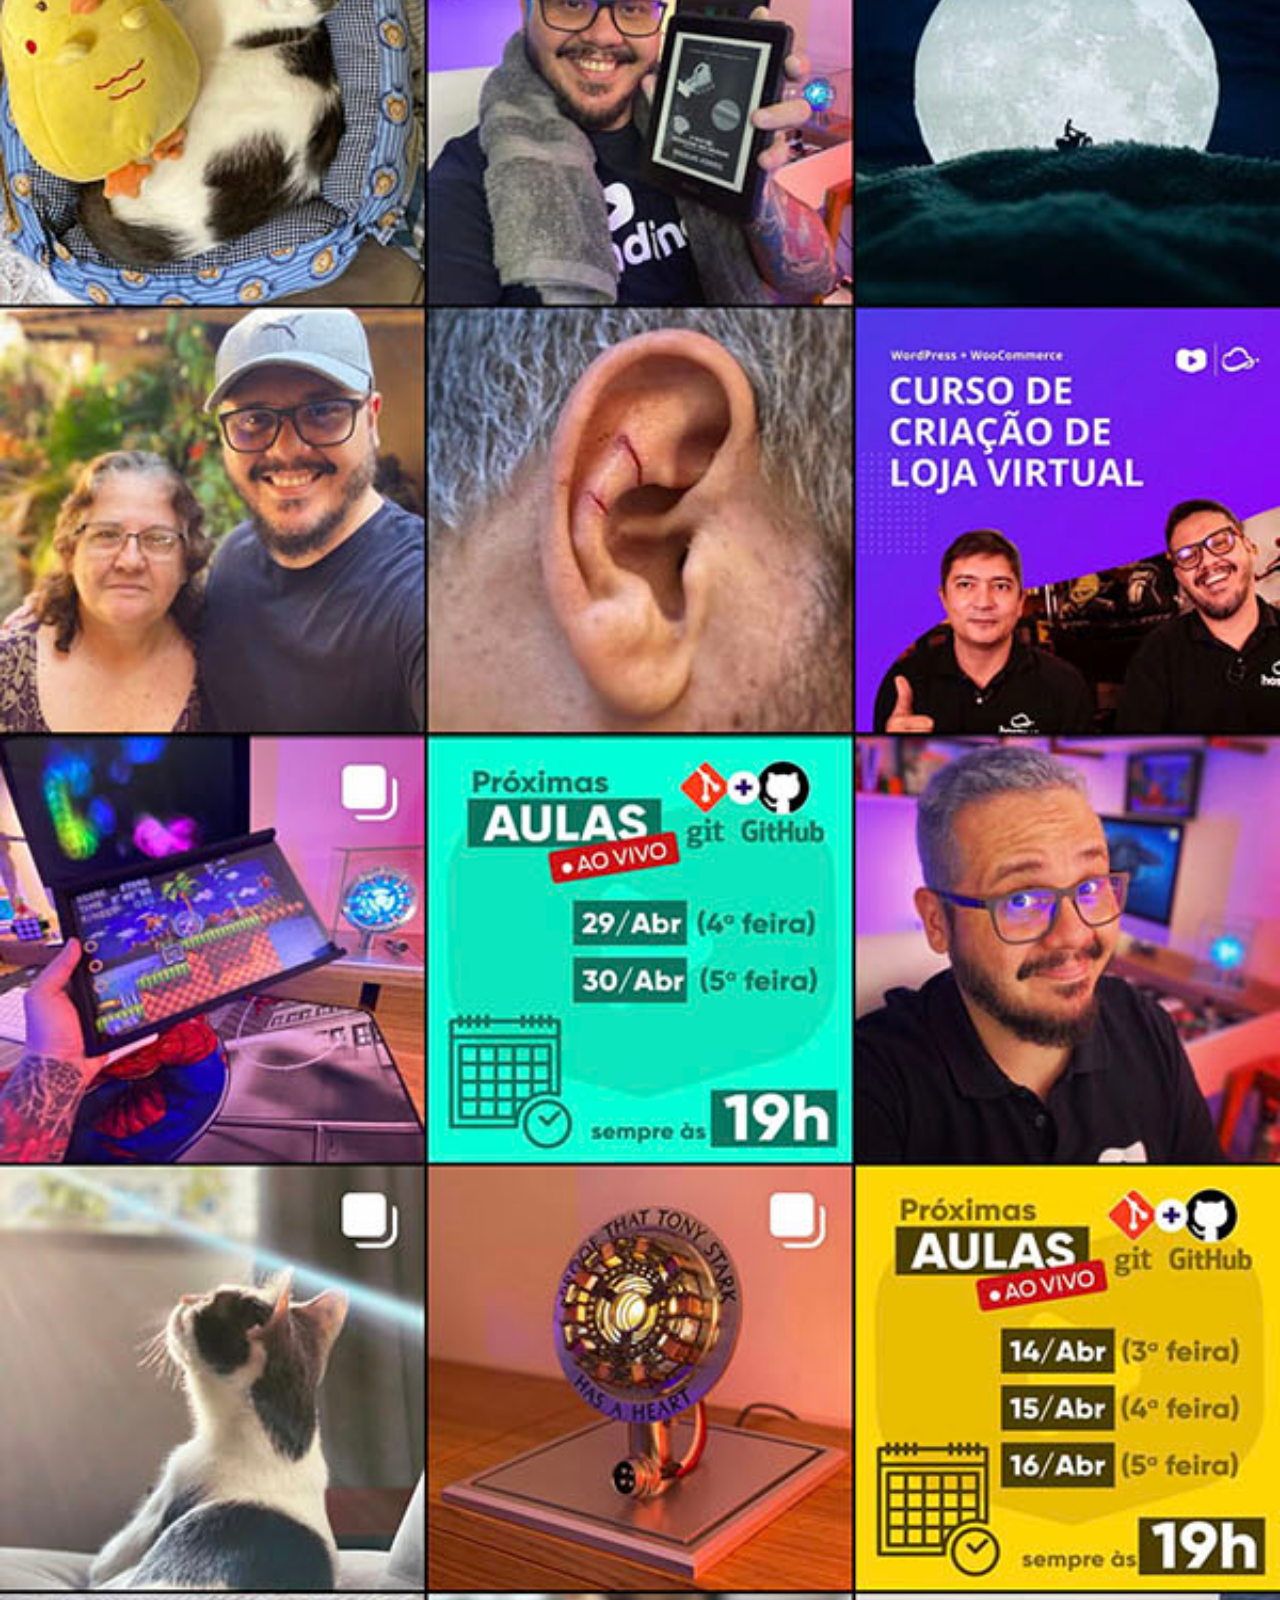
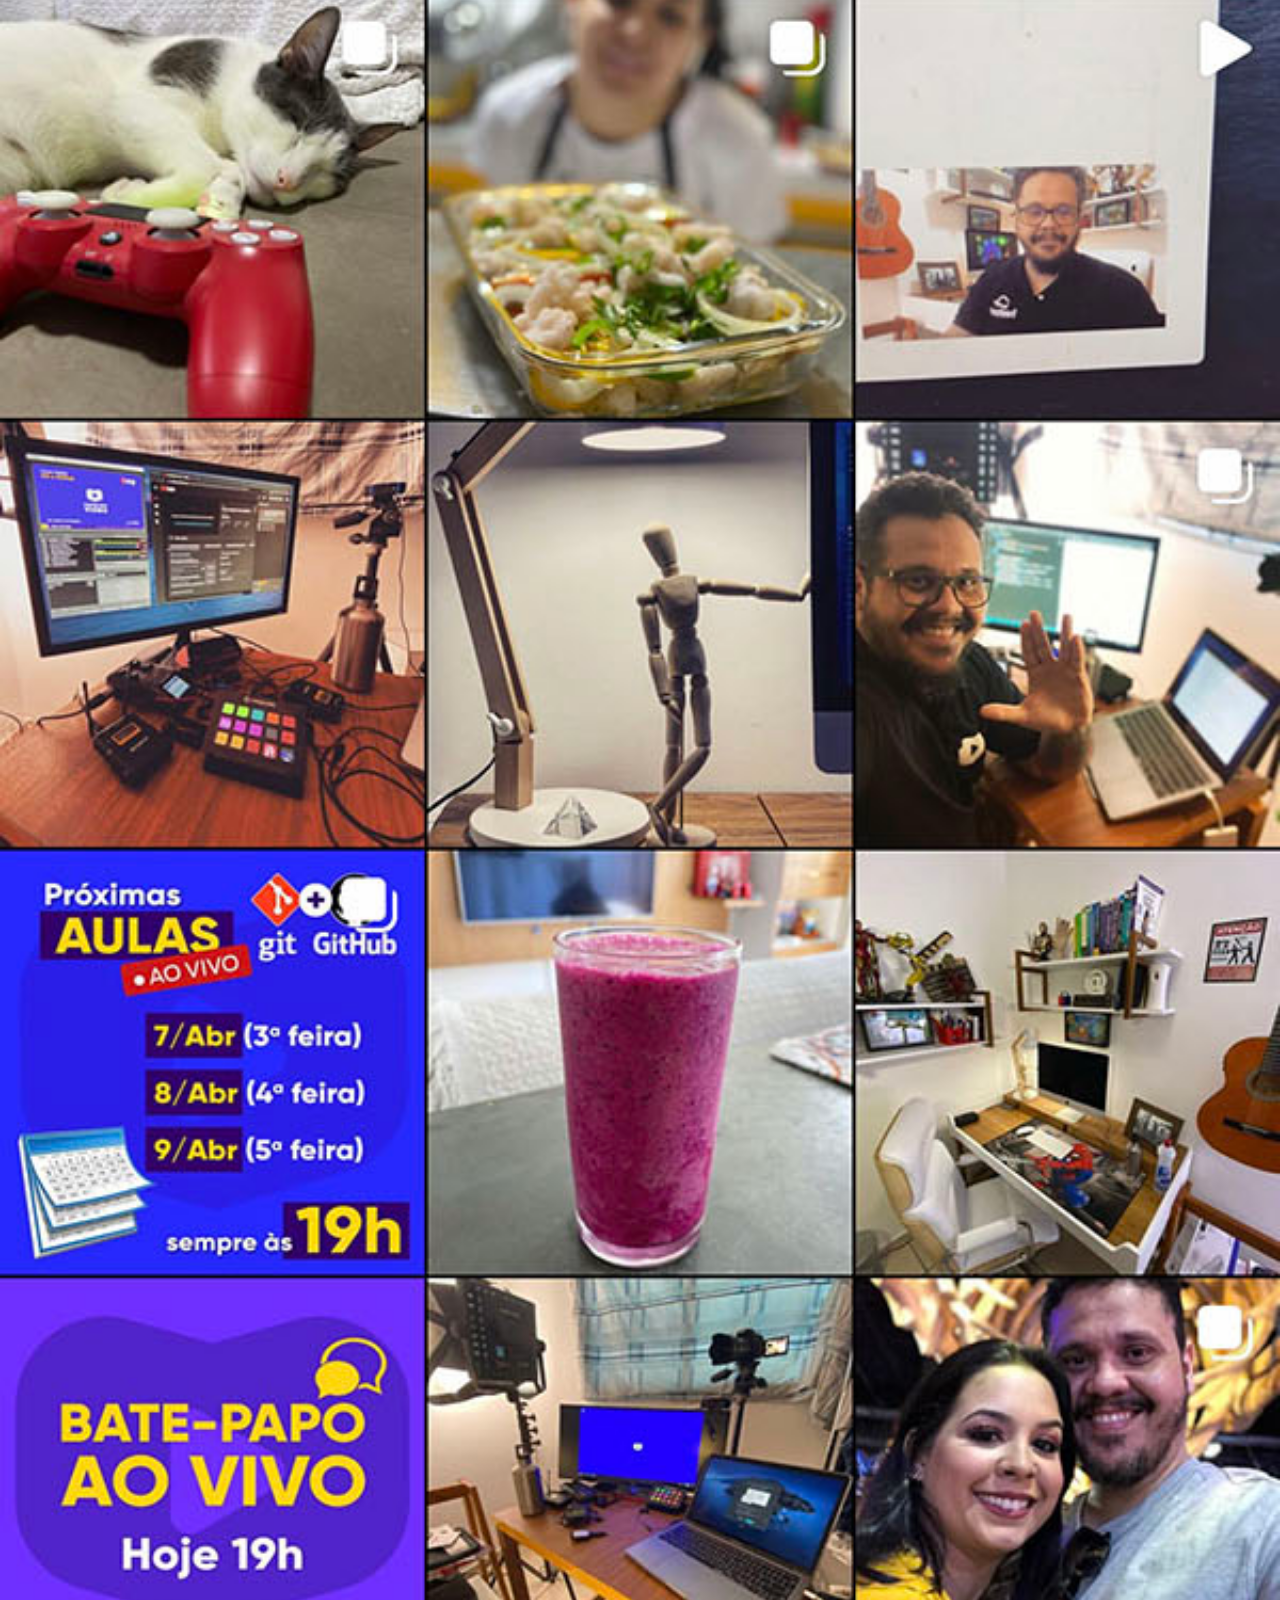
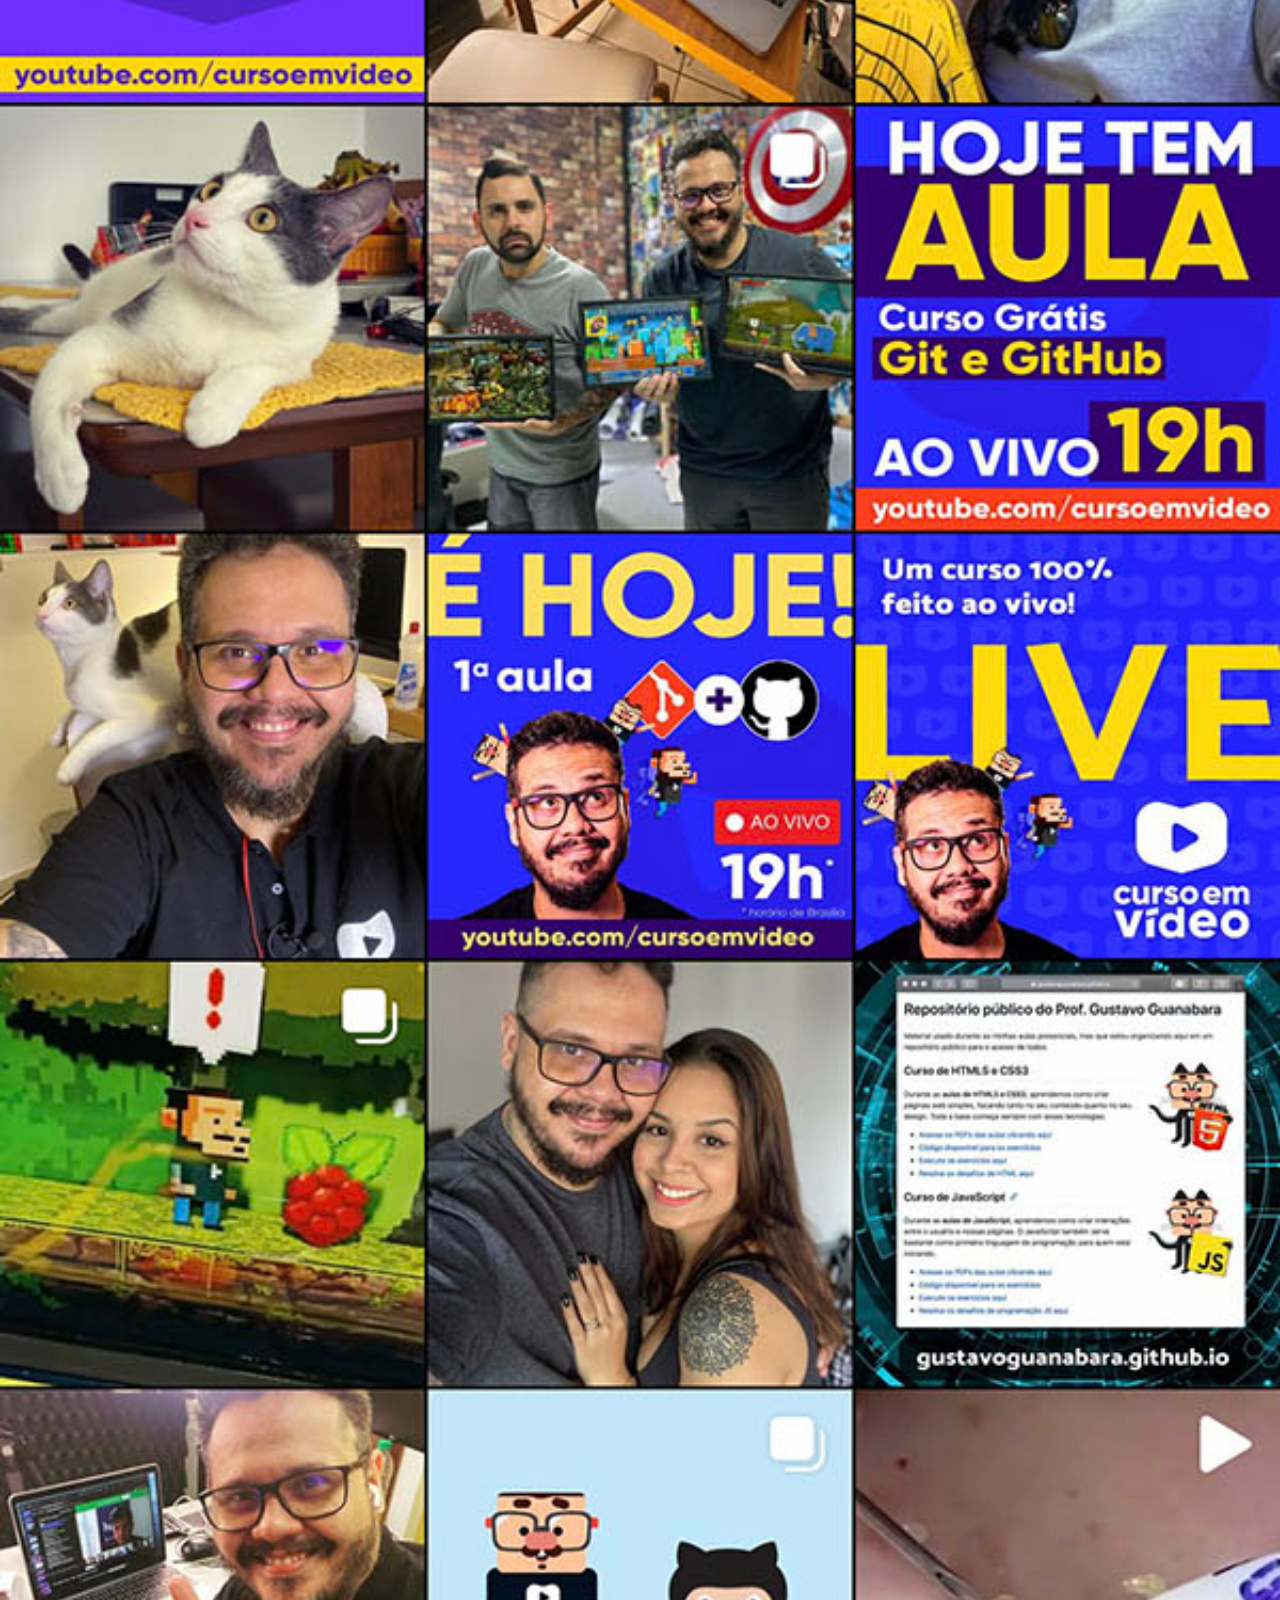
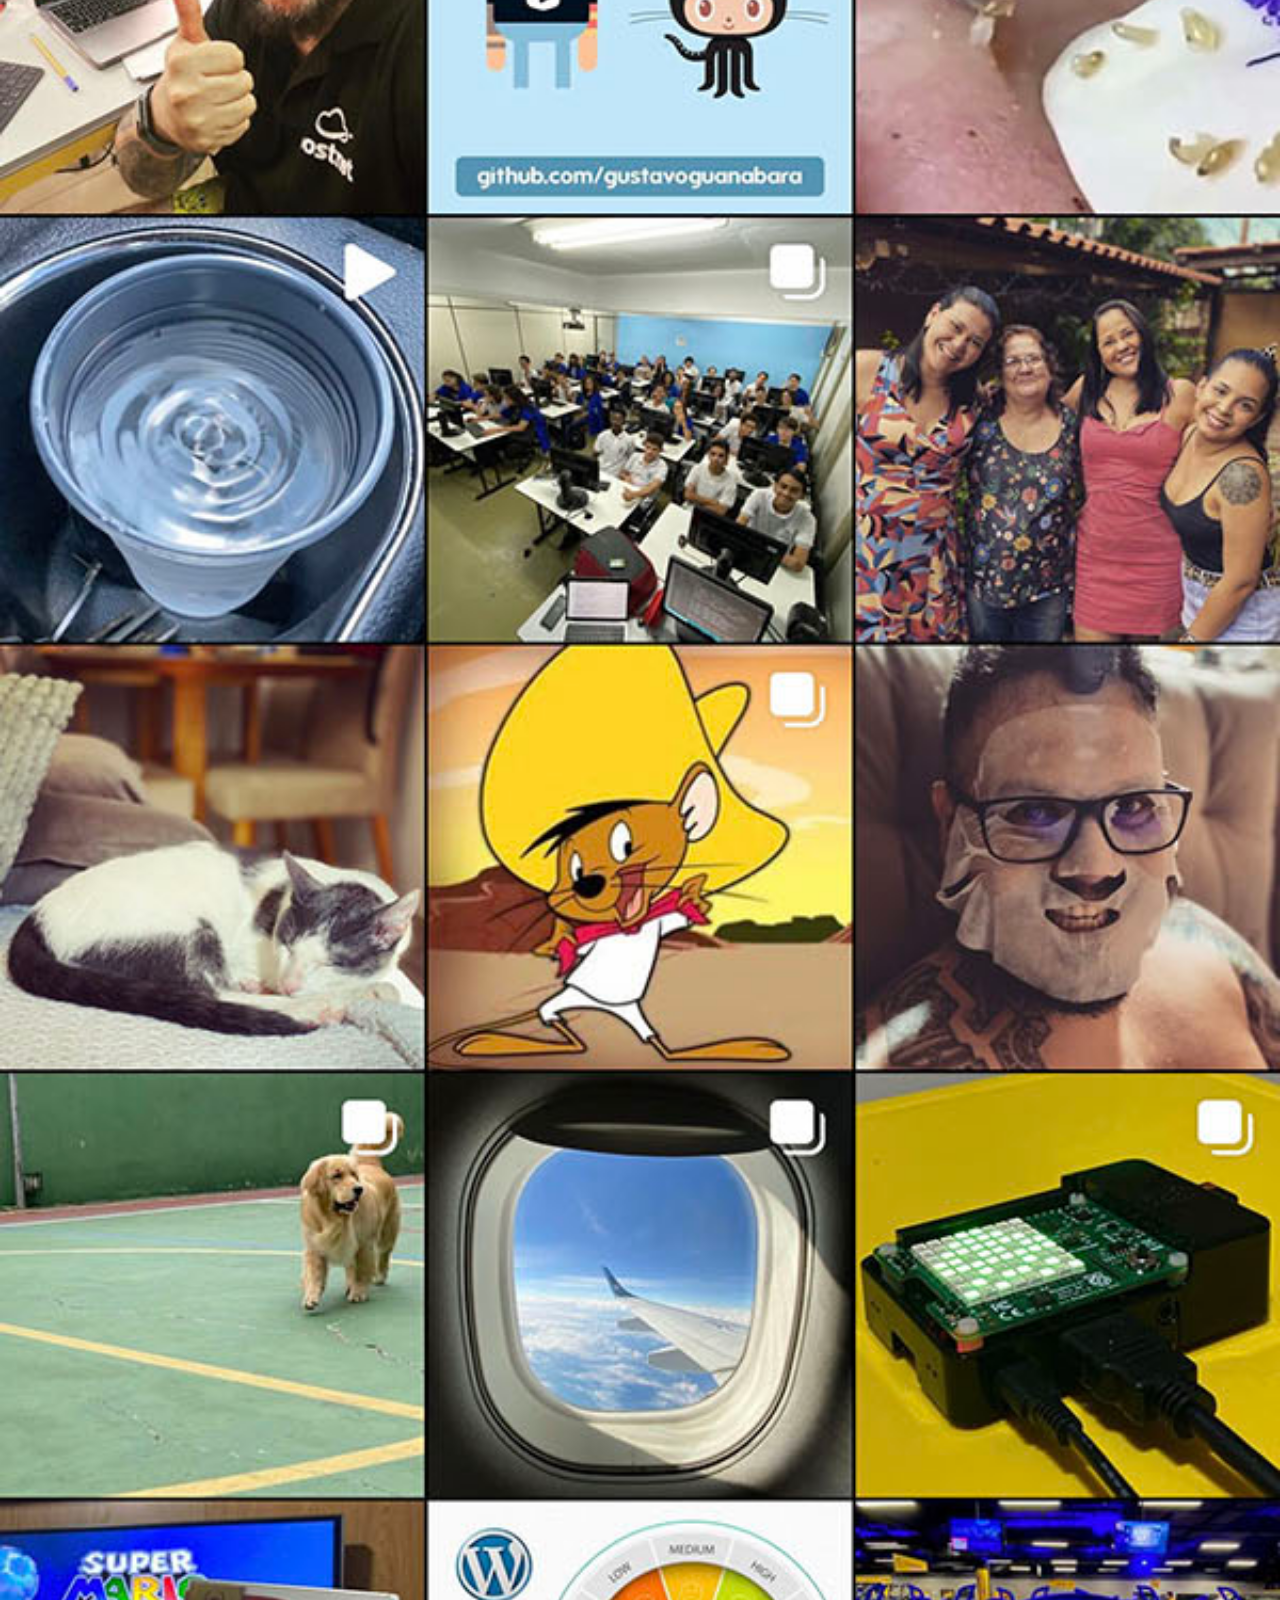
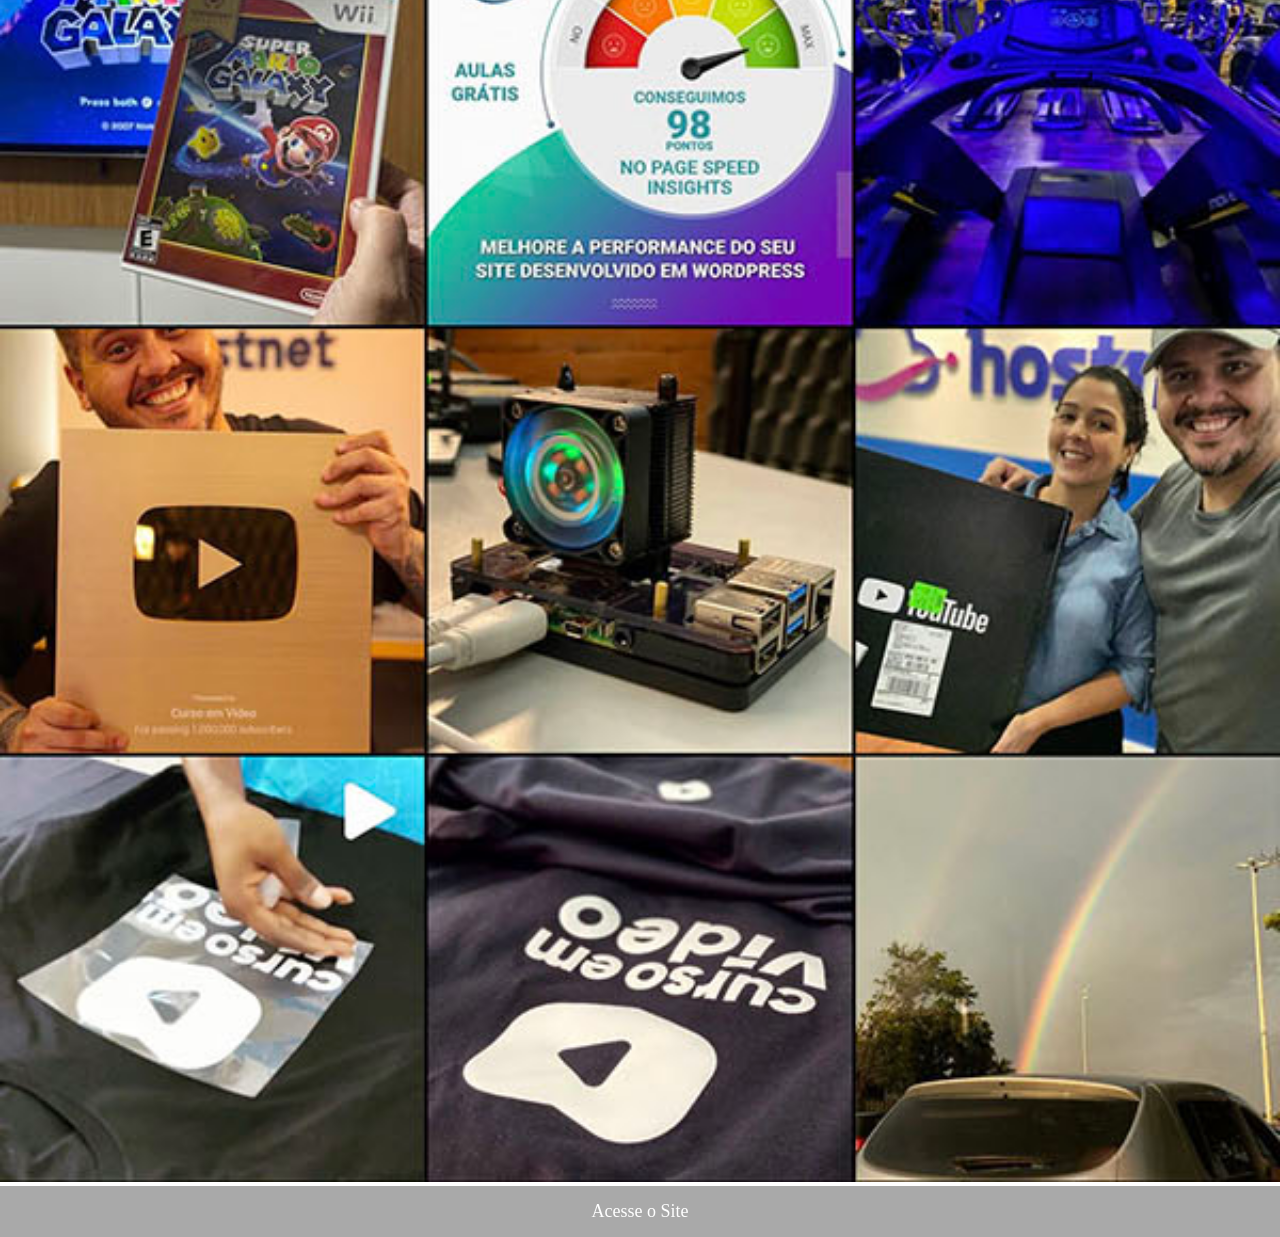
<file: instagram.html>
<!DOCTYPE html>
<html lang="pt-br">
<head>
    <meta charset="UTF-8">
    <meta name="viewport" content="width=device-width, initial-scale=1.0">
    <title>Instagram</title>
    <link rel="stylesheet" href="estilos/social.css">
</head>
<body>
    <img src="imagens/tela-instagram.jpg" alt="Instagram">
    <a href="https://www.instagram.com/gustavoguanabara/" target="_blank">Acesse o Site</a>
</body>
</html>
</file>
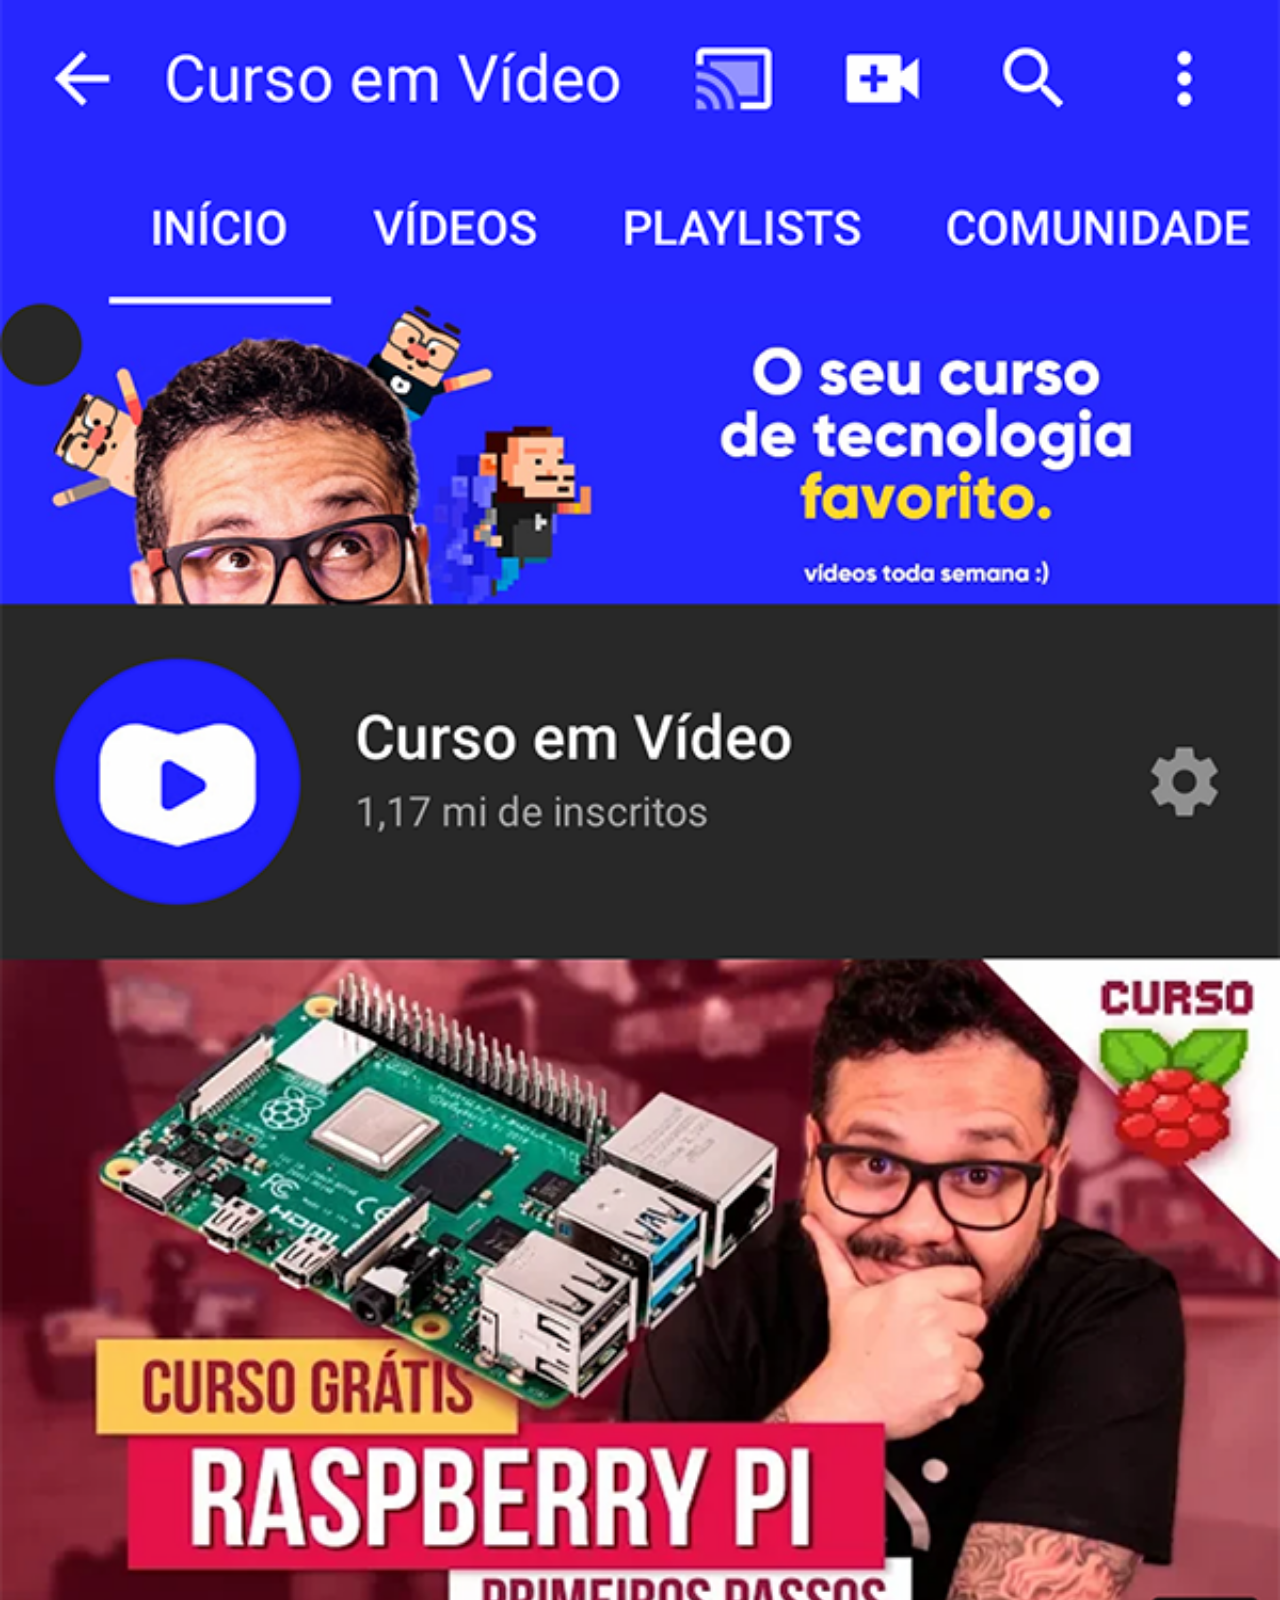
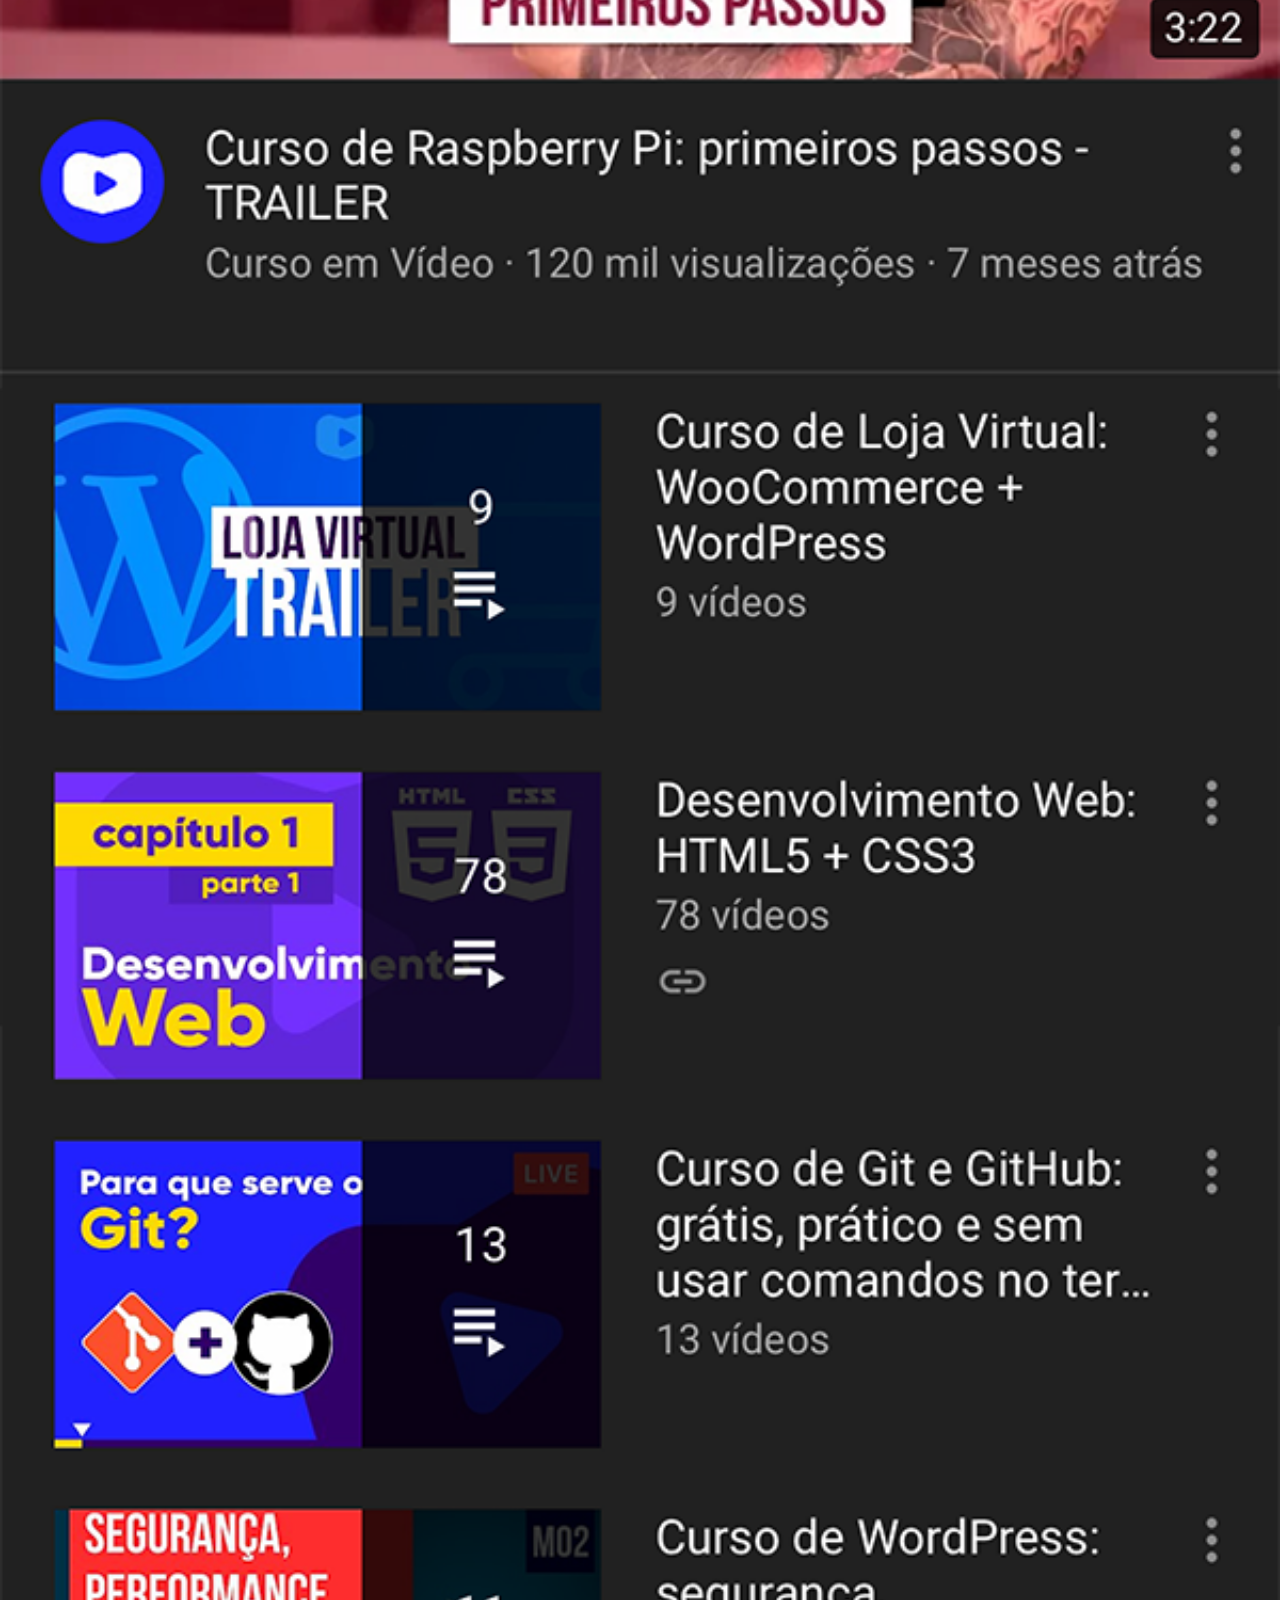
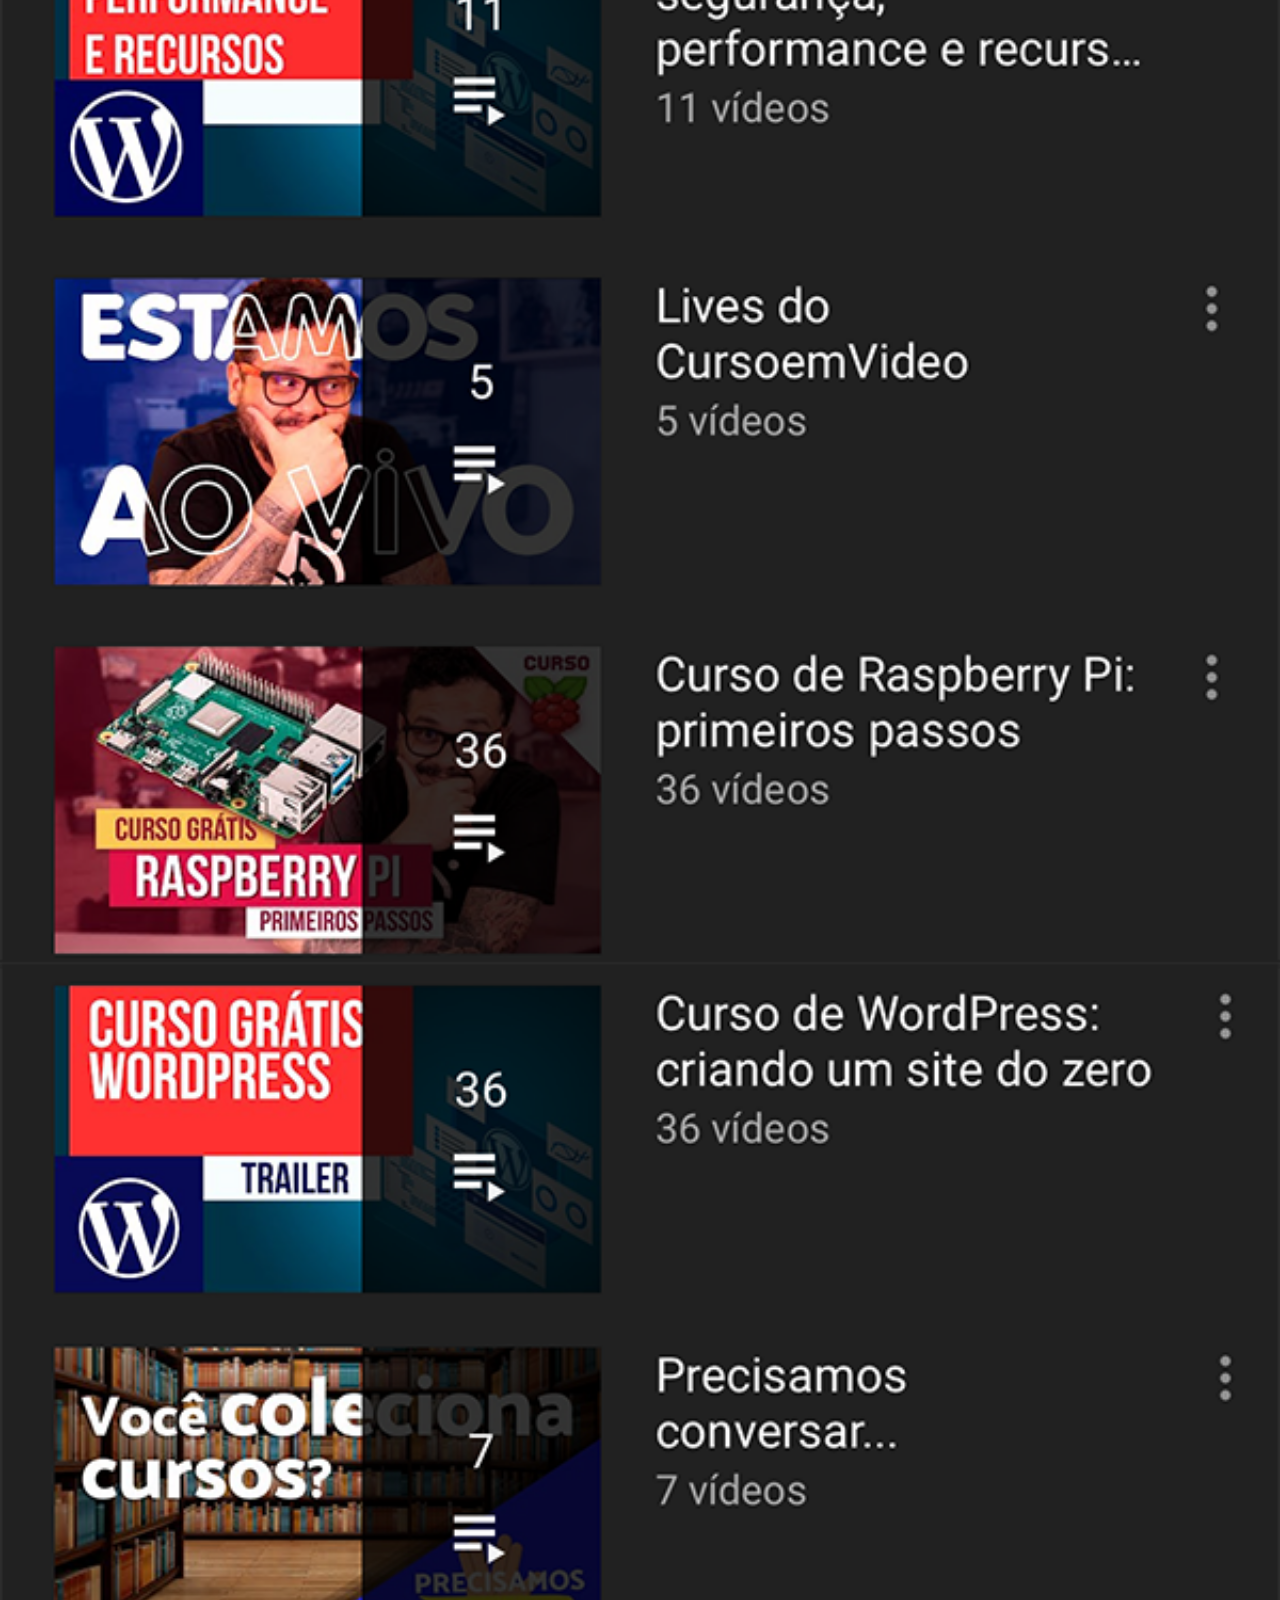
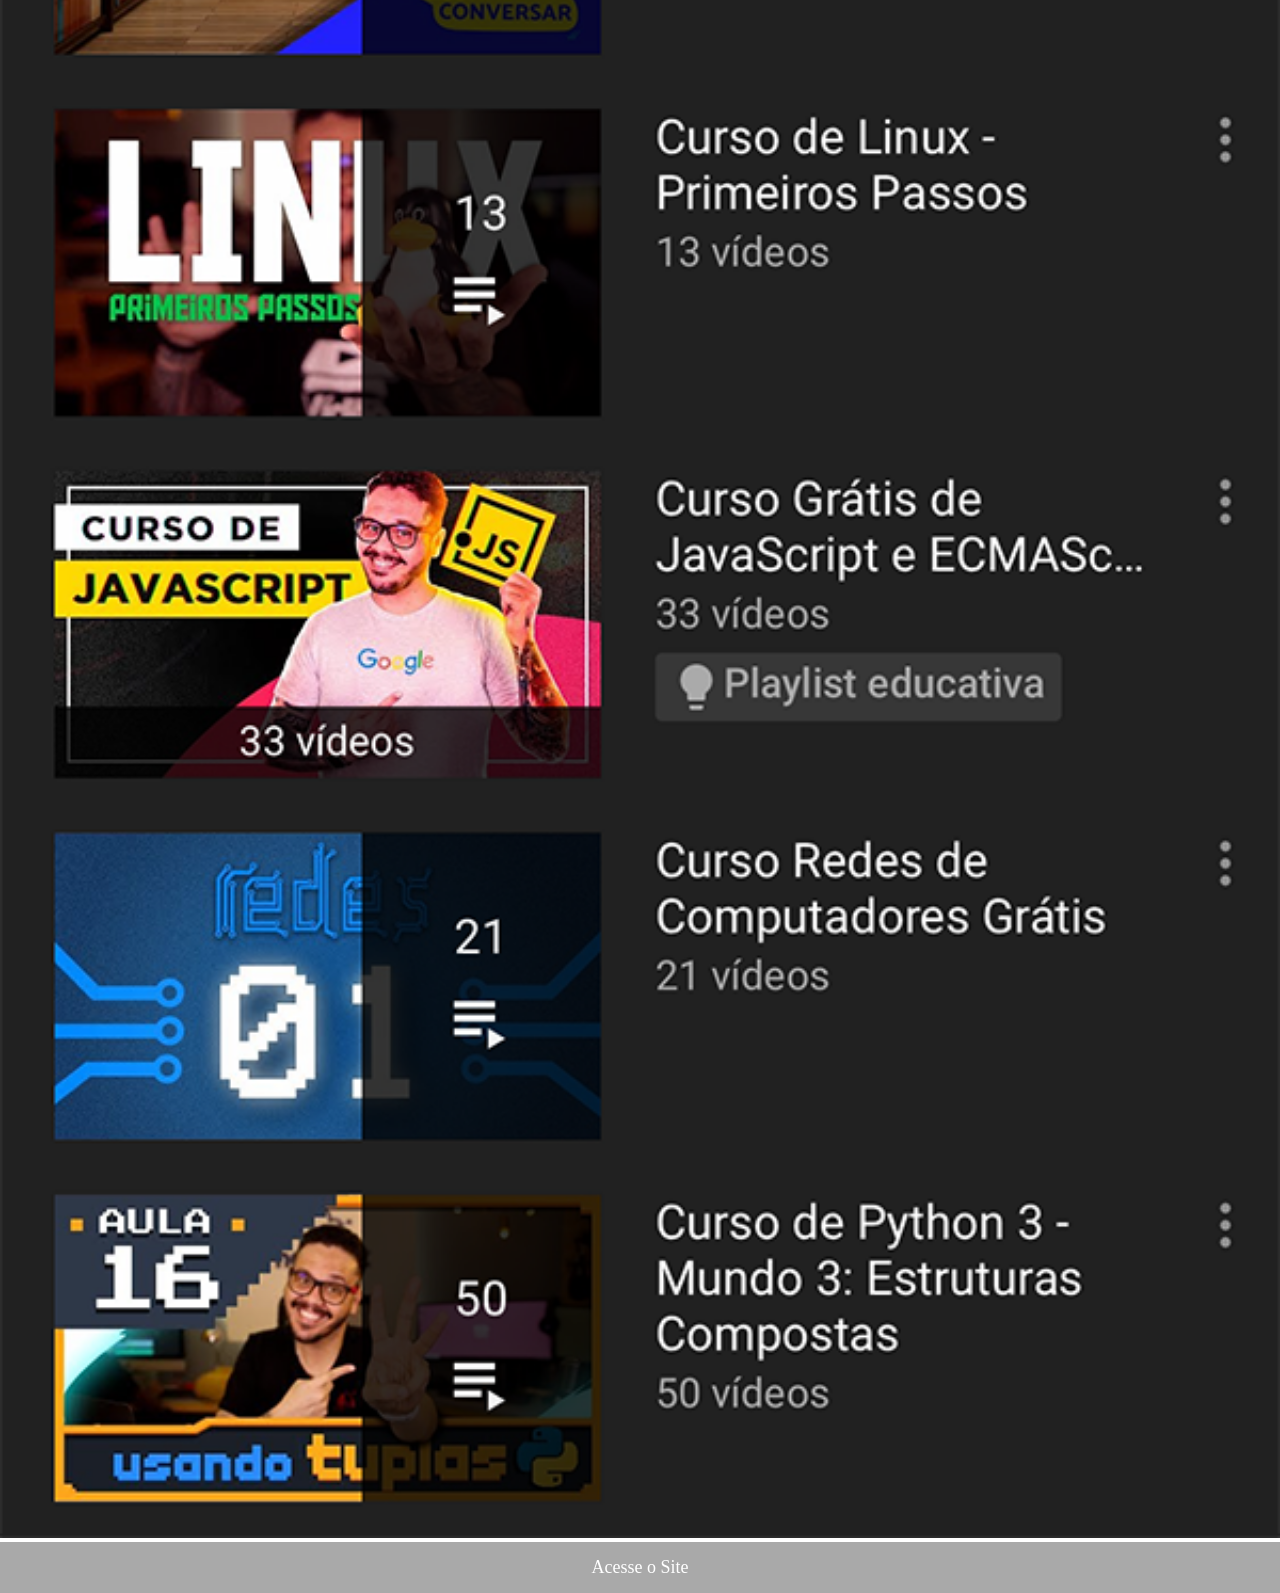
<file: youtube.html>
<!DOCTYPE html>
<html lang="pt-br">
<head>
    <meta charset="UTF-8">
    <meta name="viewport" content="width=device-width, initial-scale=1.0">
    <title>Youtube</title>
    <link rel="stylesheet" href="estilos/social.css">
</head>
<body>
    <img src="imagens/tela-youtube.png" alt="Youtube">
    <a href="https://www.youtube.com/@cursoemvideo/playlists" target="_blank">Acesse o Site</a>
</body>
</html>
</file>
<file: estilos/style.css>
@charset "UTF-8";

* {
    margin: 0px;
    padding: 0px;
    font-family: Cambria, Cochin, Georgia, Times, 'Times New Roman', serif;
}

html, body {
    height: 100vh;
    width: 100vw;
    background-color: black;
}

main {
    position: relative;
    height: 100vh;
    background: url(../imagens/fundo-madeira.jpg) no-repeat top center;
    background-size: cover;
    background-attachment: fixed;
    display: flex;
    justify-items: center;
    align-items: center;
    gap: 20px;

}

section#telefone {
    position: absolute;
    top: 50%;
    left: 50%;
    transform: translate(-50%, -50%);
    height: 627px;
    width: 311px;
    background: url('../imagens/frame-iphone.png') no-repeat;
}

iframe#tela {
    position: relative;
    top: 80px;
    left: 21.5px;
    width: 269px;
    height: 470.5px;
}

section#redes-sociais img {
    width: 60px;
    margin: 10px;
    border-radius: 50%;
    box-shadow: 2px 2px 5px black;
    box-sizing: border-box; 
}

section#redes-sociais img:hover {
    border: 2.5px solid white;   
}

section#redes-sociais a {
    display: flex;
    align-items: center;
    text-decoration: none;
    color: white;
    gap: 10px;
}

section#redes-sociais a span {
    opacity: 0;
    transition: opacity 0.3s ease;
    pointer-events: none;
}

section#redes-sociais a:hover span {
    opacity: 1;
}
</file>
<file: estilos/social.css>
@charset "UTF-8";

* {
            margin: 0px;
            padding: 0px;
        }
        img {
            width: 100%;
        }
        a {
            display: block;
            text-align: center;
            color: white;
            background-color: darkgrey;
            font-size: large;
            text-decoration: none;
            padding: 15px;
        }
        a:hover {
            background-color: darkred;
        }
</file>
